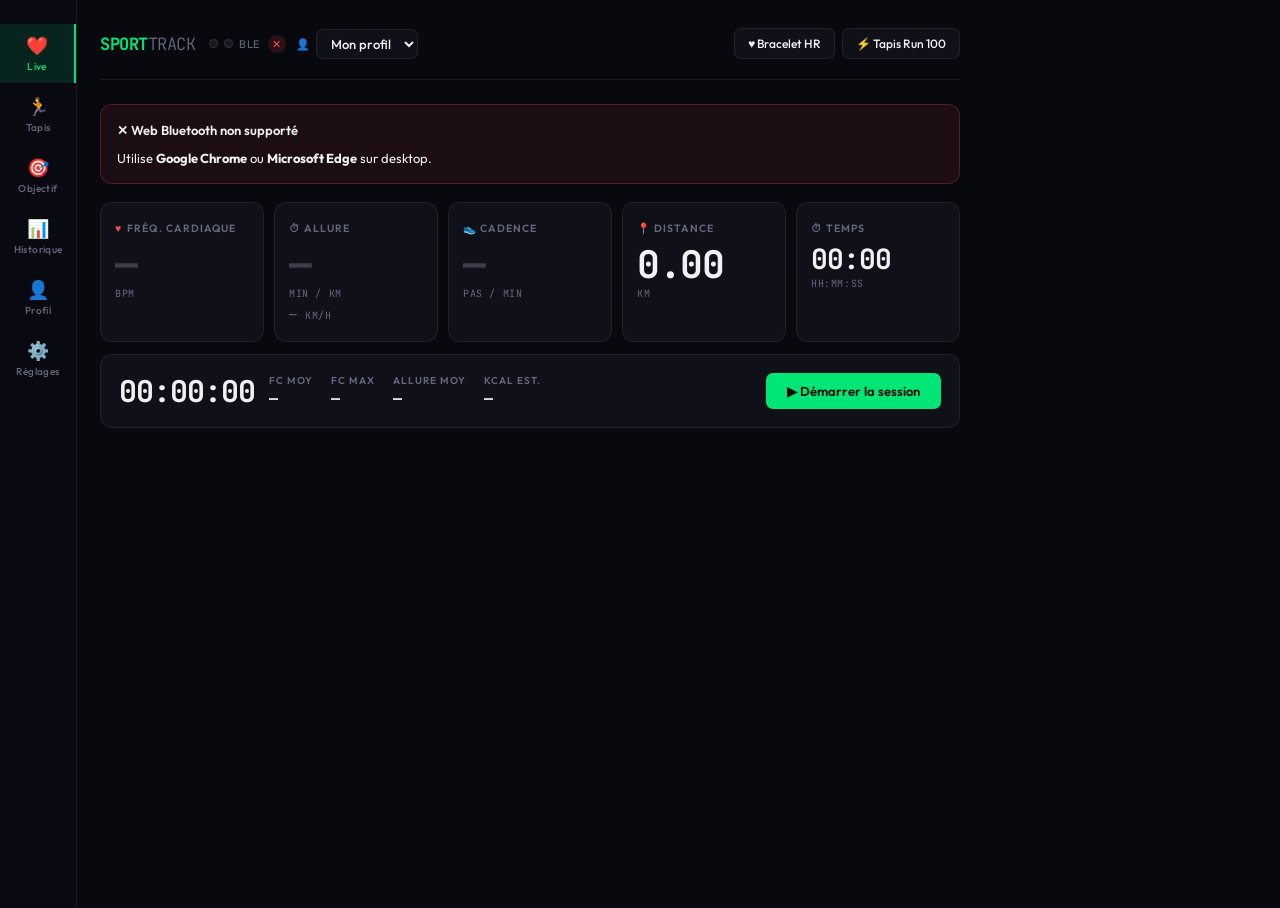
<file: sporttrack.html>
<!DOCTYPE html>
<html lang="fr">
<head>
<meta charset="UTF-8">
<meta name="viewport" content="width=device-width, initial-scale=1.0, viewport-fit=cover">
<meta name="theme-color" content="#00e676">
<meta name="apple-mobile-web-app-capable" content="yes">
<meta name="apple-mobile-web-app-status-bar-style" content="black-translucent">
<meta name="apple-mobile-web-app-title" content="SportTrack">
<meta name="mobile-web-app-capable" content="yes">
<title>SportTrack</title>
<link rel="preconnect" href="https://fonts.googleapis.com">
<link href="https://fonts.googleapis.com/css2?family=JetBrains+Mono:wght@300;400;700&family=Outfit:wght@300;400;500;600&display=swap" rel="stylesheet">
<style>
:root {
  --bg: #08080f;
  --card: #101018;
  --card2: #181820;
  --border: rgba(255,255,255,0.07);
  --accent: #00e676;
  --accent-dim: rgba(0,230,118,0.12);
  --danger: #ff4d4d;
  --warn: #ffaa00;
  --text: #f0f0f5;
  --sub: #666880;
  --fn: 'JetBrains Mono', monospace;
  --fu: 'Outfit', sans-serif;
  --r: 12px;
}
body.light {
  --bg: #f2f2f7;
  --card: #ffffff;
  --card2: #e8e8f0;
  --border: rgba(0,0,0,0.08);
  --accent: #00b85a;
  --accent-dim: rgba(0,184,90,0.1);
  --danger: #e03030;
  --warn: #d4900a;
  --text: #111118;
  --sub: #7777a0;
}
html { height: 100%; }
body { font-family: var(--fu); background: var(--bg); color: var(--text); min-height: 100vh; }

#app { max-width: 860px; margin: 0 auto; padding: 20px 16px 80px; }

/* ── Header ── */
header { display: flex; align-items: center; gap: 12px; padding-bottom: 20px; border-bottom: 1px solid var(--border); margin-bottom: 24px; flex-wrap: wrap; gap: 10px; }
.logo { font-family: var(--fn); font-weight: 700; font-size: 17px; color: var(--accent); letter-spacing: -0.5px; margin-right: 4px; }
.logo span { color: var(--sub); font-weight: 300; }
.conn-row { display: flex; gap: 6px; align-items: center; }
.dot { width: 7px; height: 7px; border-radius: 50%; background: var(--border); border: 1px solid rgba(255,255,255,0.1); transition: background 0.3s; }
.dot.on { background: var(--accent); box-shadow: 0 0 6px var(--accent); animation: pdot 2s ease-in-out infinite; }
@keyframes pdot { 0%,100%{opacity:1} 50%{opacity:.5} }
.conn-label { font-size: 11px; color: var(--sub); letter-spacing: .06em; }
.hbtns { margin-left: auto; display: flex; gap: 7px; flex-wrap: wrap; }

/* ── Buttons ── */
.btn { font-family: var(--fu); font-size: 12px; font-weight: 500; padding: 7px 13px; border-radius: 7px; border: 1px solid var(--border); background: var(--card); color: var(--text); cursor: pointer; transition: all .15s; display: inline-flex; align-items: center; gap: 5px; white-space: nowrap; }
.btn:hover { background: var(--card2); border-color: rgba(255,255,255,0.14); }
.btn.on { border-color: var(--accent); color: var(--accent); }
.btn.primary { background: var(--accent); color: #040a06; border-color: transparent; font-weight: 600; font-size: 13px; padding: 9px 20px; }
.btn.primary:hover { background: #00ff88; }
.btn.stop { background: var(--danger); color: #fff; border-color: transparent; font-weight: 600; font-size: 13px; padding: 9px 20px; }

/* ── Speed control ── */
.speed-panel { background: var(--card); border: 1px solid rgba(0,230,118,.2); border-radius: var(--r); padding: 18px; margin-bottom: 12px; }
.speed-live { font-family: var(--fn); font-size: 38px; font-weight: 700; letter-spacing: -1.5px; color: var(--text); }
.speed-row { display: flex; align-items: center; gap: 8px; margin-bottom: 16px; }
.speed-unit { font-family: var(--fn); font-size: 14px; color: var(--sub); }
.speed-controls { display: flex; align-items: center; gap: 8px; margin-bottom: 14px; flex-wrap: wrap; }
.speed-btn { font-family: var(--fn); font-size: 14px; font-weight: 700; padding: 8px 14px; min-width: 52px; justify-content: center; }
.speed-actions { display: flex; gap: 8px; flex-wrap: wrap; }
input[type=range] { accent-color: var(--accent); height: 4px; cursor: pointer; }
.diag { border-radius: var(--r); padding: 14px 16px; margin-bottom: 18px; font-size: 13px; line-height: 1.7; }
.diag.ok { background: rgba(0,230,118,.08); border: 1px solid rgba(0,230,118,.2); }
.diag.warn { background: rgba(255,170,0,.08); border: 1px solid rgba(255,170,0,.25); }
.diag.err { background: rgba(255,77,77,.08); border: 1px solid rgba(255,77,77,.25); }
.diag-title { font-weight: 600; font-size: 13px; margin-bottom: 6px; display: flex; align-items: center; gap: 7px; }
.diag ol { padding-left: 18px; margin-top: 6px; }
.diag ol li { margin-bottom: 4px; }
.diag code { font-family: var(--fn); font-size: 12px; background: rgba(255,255,255,.08); padding: 1px 6px; border-radius: 4px; }
.diag a { color: var(--accent); text-decoration: none; }
.diag .step-check { color: var(--accent); }
.diag .step-x { color: var(--danger); }

/* ── Stats grid ── */
.stats-grid {
  display: flex;
  flex-wrap: wrap;
  gap: 10px;
  margin-bottom: 12px;
}
.stats-grid .stat-card {
  flex: 1 1 140px;
  min-width: 130px;
}
@media(min-width:700px) {
  .stats-grid { flex-wrap: nowrap; }
  .stats-grid .stat-card { flex: 1 1 0; min-width: 0; }
}
.stat-card { background: var(--card); border: 1px solid var(--border); border-radius: var(--r); padding: 18px 14px; position: relative; overflow: hidden; transition: border-color .3s; }
.stat-card.live { border-color: rgba(0,230,118,.2); }
.stat-card::after { content:''; position:absolute; top:0;left:0;right:0; height:2px; background:var(--accent); transform:scaleX(0); transition:transform .4s; }
.stat-card.live::after { transform:scaleX(1); }
.slabel { font-size: 10.5px; font-weight: 600; letter-spacing: .09em; text-transform: uppercase; color: var(--sub); margin-bottom: 10px; display: flex; align-items: center; gap: 5px; }
.sval { font-family: var(--fn); font-size: 38px; font-weight: 700; line-height: 1; letter-spacing: -1.5px; color: var(--text); margin-bottom: 4px; transition: color .3s; }
.sval.zero { color: var(--sub); opacity: .5; }
.sunit { font-family: var(--fn); font-size: 10px; color: var(--sub); letter-spacing: .06em; }
.heart { display:inline-block; color: var(--danger); animation: hb 0.85s ease-in-out infinite; }
@keyframes hb { 0%,100%{transform:scale(1)} 15%{transform:scale(1.35)} 30%{transform:scale(1)} 45%{transform:scale(1.18)} }

/* ── Session bar ── */
.session-bar { background: var(--card); border: 1px solid var(--border); border-radius: var(--r); padding: 16px 18px; display: flex; align-items: center; gap: 14px; margin-bottom: 12px; flex-wrap: wrap; }
.stimer { font-family: var(--fn); font-size: 30px; font-weight: 700; letter-spacing: -1px; min-width: 95px; }
.smeta { display: flex; gap: 18px; flex: 1; flex-wrap: wrap; }
.mitem { display: flex; flex-direction: column; gap: 2px; }
.mlabel { font-size: 10px; font-weight: 600; letter-spacing: .1em; text-transform: uppercase; color: var(--sub); }
.mval { font-family: var(--fn); font-size: 15px; font-weight: 700; }
.sbtn { margin-left: auto; }

/* ── Zone HR ── */
.hr-zone { font-size: 11px; font-weight: 600; letter-spacing: .07em; text-transform: uppercase; padding: 2px 8px; border-radius: 4px; margin-left: 6px; }
.zone1 { background: rgba(0,180,255,.15); color: #00b4ff; }
.zone2 { background: rgba(0,230,118,.15); color: var(--accent); }
.zone3 { background: rgba(255,170,0,.15); color: var(--warn); }
.zone4 { background: rgba(255,77,77,.15); color: var(--danger); }

/* ── History ── */
.history-section { margin-top: 4px; }
.section-title { font-size: 10.5px; font-weight: 600; letter-spacing: .1em; text-transform: uppercase; color: var(--sub); margin-bottom: 12px; padding-bottom: 8px; border-bottom: 1px solid var(--border); display: flex; align-items: center; justify-content: space-between; }
.sitem { background: var(--card); border: 1px solid var(--border); border-radius: 8px; padding: 11px 15px; display: flex; align-items: center; gap: 14px; margin-bottom: 7px; }
.sdate { font-family: var(--fn); font-size: 11px; color: var(--sub); min-width: 75px; }
.sstats { display: flex; gap: 18px; flex: 1; flex-wrap: wrap; }
.sstat { font-size: 12.5px; }
.sstat strong { font-family: var(--fn); font-weight: 700; }
.empty { text-align: center; padding: 28px; color: var(--sub); font-size: 13px; opacity: .7; }
.del-btn { background: transparent; border: none; color: var(--sub); cursor: pointer; font-size: 13px; padding: 2px 6px; border-radius: 4px; transition: color .15s; }
.del-btn:hover { color: var(--danger); }

/* ── BLE bubble ── */
.ble-bubble { display:inline-flex; align-items:center; justify-content:center; width:18px; height:18px; border-radius:50%; font-size:11px; cursor:default; position:relative; margin-left:2px; }
.ble-bubble.ok  { background: rgba(0,230,118,.15); color: var(--accent); }
.ble-bubble.err { background: rgba(255,77,77,.15);  color: var(--danger); }
.ble-bubble .ble-tooltip { display:none; position:absolute; top:calc(100% + 8px); left:0; background:var(--card); border:1px solid var(--border); border-radius:8px; padding:10px 12px; font-size:12px; color:var(--text); width:260px; line-height:1.6; z-index:200; box-shadow:0 4px 20px rgba(0,0,0,.4); white-space:normal; }
.ble-bubble:hover .ble-tooltip, .ble-bubble.show-tip .ble-tooltip { display:block; }
.ble-bubble .ble-tooltip ol { padding-left:16px; margin-top:4px; }
.ble-bubble .ble-tooltip a { color:var(--accent); text-decoration:none; }
.ble-bubble .ble-tooltip code { font-family:var(--fn); font-size:11px; background:rgba(255,255,255,.08); padding:1px 5px; border-radius:3px; }
/* ── Profile selector ── */
.profile-selector-wrap { display: flex; align-items: center; gap: 6px; }
.profile-select { font-family: var(--fu); font-size: 13px; font-weight: 500; background: var(--card); color: var(--text); border: 1px solid var(--border); border-radius: 7px; padding: 5px 10px; cursor: pointer; max-width: 150px; }
.profile-select:focus { outline: none; border-color: var(--accent); }
body.light .profile-select { color-scheme: light; }
.profile-item { display: flex; align-items: center; gap: 12px; padding: 12px 14px; background: var(--card); border: 1px solid var(--border); border-radius: var(--r); margin-bottom: 8px; cursor: pointer; transition: all .15s; }
.profile-item:hover { border-color: rgba(255,255,255,.12); background: var(--card2); }
.profile-item.active { border-color: var(--accent); }
.profile-item-name { font-weight: 600; font-size: 14px; flex: 1; }
.profile-item-meta { font-size: 12px; color: var(--sub); }
.profile-item-edit { font-size: 12px; color: var(--sub); padding: 4px 10px; border-radius: 5px; border: 1px solid var(--border); background: transparent; cursor: pointer; flex-shrink: 0; }
.profile-item-edit:hover { color: var(--text); }

.obs-stat-toggle { display:flex; align-items:center; gap:7px; font-size:13px; cursor:pointer; padding:6px 10px; border-radius:6px; border:1px solid var(--border); background:var(--card); transition:border-color .15s; user-select:none; }
.obs-stat-toggle:hover { border-color:rgba(255,255,255,.14); }
.obs-stat-toggle input { accent-color:var(--accent); width:15px; height:15px; cursor:pointer; }

/* ── Theme toggle ── */
.theme-toggle:hover { border-color: var(--accent); }
body.light .info-box { background: var(--card); }
body.light .goal-input { background: var(--card2); color: var(--text); }
body.light input[type=time].goal-input { color-scheme: light; }
body.light .diag { border-color: rgba(0,184,90,.3); }
.cloud-ok   { color: var(--accent); }
.cloud-err  { color: var(--danger); }
.cloud-spin { animation: spin 1s linear infinite; display: inline-block; }
@keyframes spin { to { transform: rotate(360deg); } }
input[type="text"].goal-input, input[type="password"].goal-input { letter-spacing: normal; }
.goal-panel { background: var(--card); border: 1px solid var(--border); border-radius: var(--r); margin-bottom: 12px; overflow: hidden; }
.goal-header { display: flex; align-items: center; padding: 13px 18px; cursor: pointer; user-select: none; }
.goal-header:hover { background: var(--card2); }
.goal-body { padding: 0 18px 16px; border-top: 1px solid var(--border); }
.goal-types { display: flex; gap: 6px; flex-wrap: wrap; margin: 14px 0 12px; }
.goal-type-btn { font-family: var(--fu); font-size: 12px; font-weight: 500; padding: 5px 12px; border-radius: 20px; border: 1px solid var(--border); background: transparent; color: var(--sub); cursor: pointer; transition: all .15s; white-space: nowrap; }
.goal-type-btn:hover { border-color: rgba(255,255,255,.14); color: var(--text); }
.goal-type-btn.active { border-color: var(--accent); color: var(--accent); background: var(--accent-dim); }
.goal-input-row { display: flex; align-items: center; gap: 8px; }
.goal-input { font-family: var(--fn); font-size: 20px; font-weight: 700; background: var(--card2); border: 1px solid var(--border); border-radius: 6px; color: var(--text); padding: 6px 10px; width: 100px; text-align: right; }
.goal-input:focus { outline: none; border-color: var(--accent); }
.goal-input-unit { font-size: 13px; color: var(--sub); }
.goal-reached { background: rgba(0,230,118,.1); border: 1px solid rgba(0,230,118,.3); border-radius: 8px; padding: 10px 14px; font-size: 13px; color: var(--accent); font-weight: 600; text-align: center; margin-top: 10px; }
.journey-themes { display: flex; gap: 7px; flex-wrap: wrap; margin-bottom: 12px; }
.theme-pill { font-size: 12px; font-weight: 500; padding: 5px 12px; border-radius: 20px; border: 1px solid var(--border); background: var(--card); color: var(--sub); cursor: pointer; transition: all .15s; white-space: nowrap; }
.theme-pill:hover { border-color: rgba(255,255,255,.14); color: var(--text); }
.theme-pill.active { border-color: var(--accent); color: var(--accent); background: var(--accent-dim); } border: 1px solid var(--border); border-radius: var(--r); padding: 20px; }
.journey-total { margin-bottom: 18px; display: flex; align-items: baseline; gap: 8px; }
.journey-km { font-family: var(--fn); font-size: 36px; font-weight: 700; color: var(--accent); letter-spacing: -1px; }
.journey-km-unit { font-size: 13px; color: var(--sub); }
.journey-route { display: flex; align-items: center; gap: 12px; margin-bottom: 12px; flex-wrap: wrap; }
.journey-city { font-size: 13px; font-weight: 600; white-space: nowrap; }
.journey-city.from { color: var(--sub); }
.journey-city.to { color: var(--text); }
.journey-bar-wrap { flex: 1; min-width: 120px; }
.journey-bar { height: 6px; background: var(--card2); border-radius: 3px; overflow: hidden; margin-bottom: 4px; }
.journey-fill { height: 100%; background: var(--accent); border-radius: 3px; transition: width .6s ease; }
.journey-labels { display: flex; justify-content: space-between; font-family: var(--fn); font-size: 10px; color: var(--sub); }
.journey-reached { font-size: 13px; color: var(--sub); line-height: 1.6; }
.journey-reached strong { color: var(--accent); }

/* ── Overlay mode ── */
body.overlay-active #app { display: none; }
body.overlay-active #overlay { display: flex; }
body.obs-mode .mobile-nav { display: none !important; }
body.obs-mode #app { display: none; }
body.obs-mode { background: transparent !important; }
body.obs-mode #overlay { display: flex; }
body.obs-mode .obs-style-picker { display: none !important; }
#overlay { display: none; position: fixed; inset: 0; background: transparent; }
.ov-body { display: none; }
.obs-style-picker { position: fixed; top: 12px; left: 50%; transform: translateX(-50%); display: flex; align-items: center; gap: 6px; background: rgba(0,0,0,.88); border: 1px solid rgba(255,255,255,.12); border-radius: 8px; padding: 6px 10px; z-index: 10; }
.obs-style-label { font-size: 11px; color: rgba(255,255,255,.4); letter-spacing: .08em; text-transform: uppercase; margin-right: 4px; }
.obs-style-btn { font-family: var(--fu); font-size: 12px; padding: 4px 10px; border-radius: 5px; border: 1px solid rgba(255,255,255,.1); background: transparent; color: rgba(255,255,255,.6); cursor: pointer; transition: all .15s; }
.obs-style-btn:hover { background: rgba(255,255,255,.08); color: #fff; }
.obs-style-btn.active { background: var(--accent); color: #040a06; border-color: transparent; font-weight: 600; }
/* Style 1 — Minimal */
.ov-minimal { display: none; flex-direction: column; gap: 7px; position: fixed; top: 60px; left: 16px; }
.ov-m-row { display: flex; align-items: center; gap: 10px; background: rgba(0,0,0,.72); border-left: 3px solid var(--accent); padding: 6px 12px; border-radius: 2px; }
.ov-m-val { font-family: var(--fn); font-size: 24px; font-weight: 700; color: var(--accent); letter-spacing: -1px; min-width: 52px; }
.ov-m-lbl { font-family: var(--fn); font-size: 10px; color: rgba(255,255,255,.55); text-transform: uppercase; letter-spacing: .1em; }
/* Style 2 — Sport bar */
.ov-sportbar { display: none; flex-direction: row; align-items: center; position: fixed; bottom: 0; left: 0; right: 0; background: rgba(0,0,0,.88); border-top: 2px solid var(--accent); padding: 10px 20px; justify-content: center; gap: 0; }
.ov-sb-item { display: flex; flex-direction: column; align-items: center; gap: 2px; padding: 0 18px; }
.ov-sb-val { font-family: var(--fn); font-size: 22px; font-weight: 700; color: #fff; letter-spacing: -1px; line-height: 1; }
.ov-sb-lbl { font-family: var(--fn); font-size: 9px; color: rgba(255,255,255,.45); text-transform: uppercase; letter-spacing: .12em; }
.ov-sb-sep { width: 1px; height: 32px; background: rgba(255,255,255,.12); }
/* Style 3 — Neon */
.ov-neon { display: none; flex-direction: column; gap: 7px; position: fixed; top: 60px; left: 16px; }
.ov-n-row { display: flex; align-items: baseline; gap: 8px; background: rgba(0,0,0,.75); border: 1px solid rgba(0,230,118,.35); padding: 7px 14px; border-radius: 5px; }
.ov-n-val { font-family: var(--fn); font-size: 28px; font-weight: 700; color: #fff; letter-spacing: -1px; min-width: 60px; text-shadow: 0 0 12px rgba(0,230,118,.6); }
.ov-n-lbl { font-family: var(--fn); font-size: 10px; color: var(--accent); text-transform: uppercase; letter-spacing: .1em; }
/* Style 4 — Compact */
.ov-compact { display: none; flex-direction: row; align-items: center; position: fixed; top: 16px; right: 16px; background: rgba(0,0,0,.82); border-radius: 7px; padding: 7px 14px; border: 1px solid rgba(255,255,255,.1); gap: 0; }
.ov-c-dot { width: 6px; height: 6px; border-radius: 50%; background: var(--accent); margin-right: 10px; }
.ov-c-item { display: flex; align-items: baseline; gap: 4px; padding: 0 10px; }
.ov-c-val { font-family: var(--fn); font-size: 16px; font-weight: 700; color: #fff; }
.ov-c-lbl { font-family: var(--fn); font-size: 10px; color: rgba(255,255,255,.4); }
.ov-c-sep { width: 1px; height: 18px; background: rgba(255,255,255,.1); }
/* ── Mobile ── */
@media (max-width: 600px) {
  html { font-size: 15px; }
  #app { padding: 12px 12px 100px; }

  /* Header compact */
  header { padding-bottom: 14px; margin-bottom: 16px; gap: 8px; }
  .logo { font-size: 15px; }
  .hbtns { display: grid; grid-template-columns: 1fr 1fr; gap: 6px; width: 100%; margin-top: 2px; }
  .hbtns .btn { justify-content: center; padding: 10px 8px; font-size: 12px; }

  /* Stats */
  .stats-grid .stat-card { flex: 1 1 calc(33% - 7px); max-width: calc(33% - 7px); }
  .sval { font-size: 34px; }
  .stat-card { padding: 16px 14px; }

  /* Session bar: vertical */
  .session-bar { flex-direction: column; gap: 12px; padding: 14px; }
  .stimer { font-size: 36px; min-width: unset; text-align: center; }
  .smeta { justify-content: space-around; }
  .sbtn { width: 100%; }
  .sbtn button { width: 100%; padding: 14px; font-size: 15px; }

  /* Speed panel: gros boutons tactiles */
  .speed-row { gap: 20px; }
  .speed-live { font-size: 44px; }
  .speed-val { font-size: 28px; }
  .speed-controls { gap: 6px; }
  .speed-btn { font-size: 20px; padding: 12px 16px; min-width: 58px; }
  #speed-slider { height: 8px; }
  .speed-actions button { width: 100%; padding: 14px; font-size: 15px; }

  /* Panneaux: pleine largeur */
  .goal-header { padding: 14px; }
  .goal-body { padding: 0 14px 14px; }
  .goal-types { gap: 6px; }
  .goal-type-btn { padding: 8px 12px; font-size: 13px; }
  .goal-input { font-size: 22px; width: 80px; }

  /* History: compact */
  .sitem { flex-direction: column; gap: 6px; padding: 12px; }
  .sdate { font-size: 11px; }
  .sstats { gap: 8px 16px; }
  .section-title { font-size: 11px; }

  /* Journey */
  .journey-km { font-size: 28px; }
  .journey-route { gap: 8px; }
  .journey-city { font-size: 12px; }
  .theme-pill { font-size: 11px; padding: 5px 10px; }

  /* Info box */
  .info-box { font-size: 12px; }
}

/* Barre de navigation — toujours visible */
.mobile-nav {
  display: block;
  position: fixed; bottom: 0; left: 0; right: 0;
  background: rgba(10,10,20,.95);
  border-top: 1px solid var(--border);
  padding: 6px 0 max(6px, env(safe-area-inset-bottom));
  z-index: 100;
  backdrop-filter: blur(10px);
}
body.light .mobile-nav { background: rgba(240,240,247,.95); }
.mobile-nav-items { display: flex; justify-content: center; gap: 4px; max-width: 860px; margin: 0 auto; }
.mobile-nav-btn { display: flex; flex-direction: column; align-items: center; gap: 3px; background: none; border: none; color: var(--sub); cursor: pointer; padding: 6px 14px; font-family: var(--fu); transition: all .15s; border-radius: 8px; min-width: 60px; }
.mobile-nav-btn:hover { color: var(--text); background: rgba(255,255,255,.05); }
.mobile-nav-btn.active { color: var(--accent); }
.mobile-nav-btn span:first-child { font-size: 18px; }
.mobile-nav-btn span:last-child { font-size: 10px; font-weight: 500; letter-spacing: .04em; }

/* ── Desktop : sidebar verticale ── */
@media (min-width: 700px) {
  .mobile-nav {
    bottom: 0; top: 0; right: auto; left: 0;
    width: 76px; height: 100vh;
    border-top: none; border-right: 1px solid var(--border); border-bottom: none;
    padding: 24px 0;
    display: flex; flex-direction: column;
  }
  .mobile-nav-items {
    flex-direction: column; gap: 2px;
    justify-content: flex-start;
    max-width: unset; margin: 0; width: 100%;
  }
  .mobile-nav-btn {
    padding: 10px 6px; width: 100%; border-radius: 0; min-width: unset;
  }
  .mobile-nav-btn.active {
    background: var(--accent-dim);
    border-right: 2px solid var(--accent);
  }
  #app { margin-left: 76px; margin-right: 0; padding-bottom: 40px; }

  /* Sidebar à droite */
  body.nav-right .mobile-nav {
    left: auto; right: 0;
    border-right: none; border-left: 1px solid var(--border);
  }
  body.nav-right .mobile-nav-btn.active {
    border-right: none; border-left: 2px solid var(--accent);
  }
  body.nav-right #app { margin-left: 0; margin-right: 76px; }
}

/* Sections — cachées sauf onglet actif */


</style>
</head>
<body>

<div id="app">
  <header>
    <div class="logo">SPORT<span>TRACK</span></div>
    <div class="conn-row">
      <div class="dot" id="dot-hr" title="Fréquence cardiaque"></div>
      <div class="dot" id="dot-rsc" title="Vitesse / Cadence"></div>
      <span class="conn-label">BLE</span>
      <span class="ble-bubble" id="ble-bubble"></span>
    </div>
    <div class="profile-selector-wrap">
      <span style="font-size:11px;color:var(--sub)">👤</span>
      <select id="profile-select" class="profile-select" onchange="setActiveProfile(this.value)"></select>
    </div>
    <div class="hbtns">
      <button class="btn" id="btn-hr" onclick="connectHR()">♥ Bracelet HR</button>
      <button class="btn" id="btn-rsc" onclick="connectTreadmill()">⚡ Tapis Run 100</button>
    </div>
  </header>

  <div id="diag-panel"></div>

  <!-- Cloud Sync -->
  <div class="goal-panel" id="cloud-panel">
    <div class="goal-header" onclick="toggleCloudPanel()">
      <span class="slabel" style="margin:0">☁ Cloud Sync</span>
      <span id="cloud-summary" style="font-size:12px;color:var(--sub);flex:1;margin-left:10px">Non configuré</span>
      <span id="cloud-sync-indicator" style="font-size:11px;margin-right:10px"></span>
      <span id="cloud-chevron" style="color:var(--sub);font-size:12px;transition:transform .2s;transform:rotate(-90deg)">▾</span>
    </div>
    <div class="goal-body" id="cloud-body" style="display:none">
      <div style="margin-top:14px;display:flex;flex-direction:column;gap:10px">
        <div>
          <div class="mlabel" style="margin-bottom:6px">Clé API JSONBin.io</div>
          <div style="display:flex;gap:8px">
            <input type="password" id="cloud-apikey" class="goal-input" placeholder="$2a$10$…" style="width:100%;font-size:13px;letter-spacing:.05em" oninput="cloudInputChanged()" onchange="cloudInputChanged()" onpaste="setTimeout(cloudInputChanged,10)">
            <button class="btn" onclick="toggleApiKeyVisibility()" id="btn-show-key" style="flex-shrink:0">👁</button>
          </div>
        </div>
        <div>
          <div class="mlabel" style="margin-bottom:6px">Bin ID <span style="font-weight:400;color:var(--sub)">(généré auto à la première sync)</span></div>
          <input type="text" id="cloud-binid" class="goal-input" placeholder="Laisse vide pour créer automatiquement" style="width:100%;font-size:13px" readonly>
        </div>
        <div style="display:flex;gap:8px;flex-wrap:wrap;margin-top:4px">
          <button class="btn primary" onclick="cloudSave(true)" style="font-size:12px">↑ Envoyer vers le cloud</button>
          <button class="btn" onclick="cloudLoad(true)" style="font-size:12px">↓ Charger depuis le cloud</button>
          <button class="btn" onclick="cloudTest()" style="font-size:12px">🔌 Tester la clé</button>
          <button class="btn" onclick="clearCloudConfig()" style="font-size:12px;color:var(--sub)">✕ Déconnecter</button>
        </div>
        <div id="cloud-status" style="font-size:12px;margin-top:8px;padding:8px 10px;border-radius:6px;display:none"></div>
        <div class="info-box" style="margin:0">
          <strong>ℹ️ Setup :</strong> Crée un compte gratuit sur <a href="https://jsonbin.io" target="_blank" style="color:var(--accent)">jsonbin.io</a> → <strong>API Keys</strong> → crée une clé → colle-la ici. L'app crée le stockage automatiquement.
        </div>
      </div>
    </div>
  </div>
  <div id="profile-panel">
    <div class="section-title" style="margin-bottom:12px">
      <span>👤 Profils</span>
      <button class="btn" onclick="addProfile()" style="font-size:11px;padding:4px 10px">+ Nouveau profil</button>
    </div>
    <div id="profile-list"></div>
    <!-- Formulaire d'édition (affiché lors du clic sur un profil) -->
    <div id="profile-edit-form" style="display:none" class="goal-panel">
      <div class="goal-body" style="padding:16px">
        <div class="mlabel" style="margin-bottom:6px">Nom du profil</div>
        <input type="text" id="p-name" class="goal-input" placeholder="Ex: Thomas" style="width:100%;box-sizing:border-box;margin-bottom:14px;font-size:16px;text-align:left" oninput="liveEditProfile()">
        <div style="display:grid;grid-template-columns:repeat(auto-fit,minmax(130px,1fr));gap:12px;margin-bottom:14px">
          <div>
            <div class="mlabel" style="margin-bottom:6px">Âge</div>
            <div style="display:flex;align-items:center;gap:6px">
              <input type="number" id="p-age" class="goal-input" min="10" max="99" step="1" style="width:72px" oninput="liveEditProfile()">
              <span class="goal-input-unit">ans</span>
            </div>
          </div>
          <div>
            <div class="mlabel" style="margin-bottom:6px">Sexe</div>
            <div style="display:flex;gap:6px">
              <button class="goal-type-btn" id="p-male"   onclick="editSetSex('male')">♂ Homme</button>
              <button class="goal-type-btn" id="p-female" onclick="editSetSex('female')">♀ Femme</button>
            </div>
          </div>
          <div>
            <div class="mlabel" style="margin-bottom:6px">Poids</div>
            <div style="display:flex;align-items:center;gap:6px">
              <input type="number" id="p-weight" class="goal-input" min="30" max="250" step="1" style="width:72px" oninput="liveEditProfile()">
              <span class="goal-input-unit">kg</span>
            </div>
          </div>
          <div>
            <div class="mlabel" style="margin-bottom:6px">Taille</div>
            <div style="display:flex;align-items:center;gap:6px">
              <input type="number" id="p-height" class="goal-input" min="100" max="250" step="1" style="width:72px" oninput="liveEditProfile()">
              <span class="goal-input-unit">cm</span>
            </div>
          </div>
        </div>
        <div style="padding-top:12px;border-top:1px solid var(--border);margin-bottom:12px;display:flex;gap:16px;flex-wrap:wrap">
          <div class="mitem"><span class="mlabel">FCmax</span><span class="mval" id="p-fcmax">—</span></div>
          <div class="mitem" style="flex:1"><span class="mlabel">Zones FC</span><div id="p-zones" style="margin-top:4px;line-height:2"></div></div>
        </div>
        <div style="display:flex;gap:8px;flex-wrap:wrap">
          <button class="btn primary" onclick="saveEditProfile()" style="font-size:13px">✓ Enregistrer</button>
          <button class="btn" onclick="cancelEditProfile()" style="font-size:13px">Annuler</button>
          <button class="btn" onclick="deleteProfile()" style="font-size:13px;color:var(--danger);margin-left:auto" id="btn-delete-profile">🗑 Supprimer</button>
        </div>
      </div>
    </div>
  </div>
  <div id="stats-grid-wrap" class="stats-grid">
    <div class="stat-card" id="card-hr">
      <div class="slabel"><span class="heart" id="heart">♥</span> Fréq. cardiaque</div>
      <div class="sval zero" id="val-hr">—</div>
      <div class="sunit">BPM <span id="hr-zone"></span></div>
    </div>
    <div class="stat-card" id="card-pace">
      <div class="slabel">⏱ Allure</div>
      <div class="sval zero" id="val-pace">—</div>
      <div class="sunit">MIN / KM</div>
      <div style="font-family:var(--fn);font-size:13px;color:var(--sub);margin-top:6px">
        <span id="val-speed-kmh">—</span> <span style="font-size:10px;letter-spacing:.05em">KM/H</span>
      </div>
    </div>
    <div class="stat-card" id="card-cad">
      <div class="slabel">👟 Cadence</div>
      <div class="sval zero" id="val-cad">—</div>
      <div class="sunit">PAS / MIN</div>
    </div>
    <div class="stat-card" id="card-dist">
      <div class="slabel">📍 Distance</div>
      <div class="sval" id="val-dist">0.00</div>
      <div class="sunit">KM</div>
    </div>
    <div class="stat-card" id="card-time">
      <div class="slabel">⏱ Temps</div>
      <div class="sval" id="val-time" style="font-size:28px;letter-spacing:-1px">00:00</div>
      <div class="sunit">HH:MM:SS</div>
    </div>
  </div>

  <div id="session-bar-wrap">
  <div class="session-bar">

  <div id="speed-panel" style="display:none" class="speed-panel">
    <div class="slabel" style="margin-bottom:14px">🎮 Contrôle tapis</div>
    <div class="speed-row">
      <div>
        <div class="slabel" style="margin-bottom:4px">Vitesse actuelle</div>
        <div style="display:flex;align-items:baseline;gap:6px">
          <span class="speed-live" id="speed-live">—</span>
          <span class="speed-unit">km/h</span>
        </div>
      </div>
      <div style="width:1px;background:var(--border);margin:0 8px"></div>
      <div>
        <div class="slabel" style="margin-bottom:4px">Vitesse cible</div>
        <div style="display:flex;align-items:baseline;gap:6px">
          <span class="speed-val" id="speed-target">8.0</span>
          <span class="speed-unit">km/h</span>
        </div>
      </div>
    </div>
    <div class="speed-controls">
      <button class="btn speed-btn" onclick="adjustSpeed(-1)">−1</button>
      <button class="btn speed-btn" onclick="adjustSpeed(-0.5)">−0.5</button>
      <input type="range" id="speed-slider" min="1" max="12" step="0.5" value="8"
        oninput="onSlider(this.value)" style="flex:1;min-width:120px">
      <button class="btn speed-btn" onclick="adjustSpeed(+0.5)">+0.5</button>
      <button class="btn speed-btn" onclick="adjustSpeed(+1)">+1</button>
    </div>
    <div class="speed-actions">
      <button class="btn primary" id="btn-treadmill-action" onclick="toggleTreadmill()" style="padding:8px 20px;font-size:13px">▶ Démarrer le tapis</button>
    </div>
    <div id="ctrl-status" style="font-size:11px;color:var(--sub);margin-top:8px"></div>
  </div>
    <div class="stimer" id="stimer">00:00:00</div>
    <div class="smeta">
      <div class="mitem"><span class="mlabel">FC moy</span><span class="mval" id="m-avghr">—</span></div>
      <div class="mitem"><span class="mlabel">FC max</span><span class="mval" id="m-maxhr">—</span></div>
      <div class="mitem"><span class="mlabel">Allure moy</span><span class="mval" id="m-avgpace">—</span></div>
      <div class="mitem"><span class="mlabel">Kcal est.</span><span class="mval" id="m-kcal">—</span></div>
    </div>
    <div class="sbtn">
      <button class="btn primary" id="btn-session" onclick="toggleSession()">▶ Démarrer la session</button>
    </div>
  </div>
  </div><!-- /session-bar-wrap -->

  <!-- Objectif -->
  <div class="goal-panel" id="goal-panel">
    <div class="goal-header" onclick="toggleGoalPanel()">
      <span class="slabel" style="margin:0">🎯 Objectif</span>
      <span id="goal-summary" style="font-size:12px;color:var(--sub);flex:1;margin-left:10px"></span>
      <span id="goal-chevron" style="color:var(--sub);font-size:12px;transition:transform .2s">▾</span>
    </div>
    <div class="goal-body" id="goal-body">
      <div class="goal-types">
        <button class="goal-type-btn active" id="gtype-steps"    onclick="setGoalType('steps')"    >👟 Pas</button>
        <button class="goal-type-btn"         id="gtype-duration" onclick="setGoalType('duration')" >⏱ Durée</button>
        <button class="goal-type-btn"         id="gtype-distance" onclick="setGoalType('distance')" >📍 Distance</button>
        <button class="goal-type-btn"         id="gtype-endtime"  onclick="setGoalType('endtime')"  >🕐 Heure de fin</button>
        <button class="goal-type-btn"         id="gtype-none"     onclick="setGoalType('none')"     >— Aucun</button>
      </div>
      <div class="goal-inputs">
        <div id="ginput-steps"    class="goal-input-row">
          <input type="number" id="gval-steps" min="100" max="100000" step="500" value="5000" class="goal-input">
          <span class="goal-input-unit">pas</span>
        </div>
        <div id="ginput-duration" class="goal-input-row" style="display:none">
          <input type="number" id="gval-dur-h" min="0" max="23" step="1" value="0" class="goal-input" style="width:56px"> h
          <input type="number" id="gval-dur-m" min="0" max="59" step="5" value="30" class="goal-input" style="width:56px"> min
        </div>
        <div id="ginput-distance" class="goal-input-row" style="display:none">
          <input type="number" id="gval-distance" min="0.1" max="500" step="0.5" value="5" class="goal-input">
          <span class="goal-input-unit">km</span>
        </div>
        <div id="ginput-endtime"  class="goal-input-row" style="display:none">
          <input type="time" id="gval-endtime" class="goal-input" style="width:110px">
          <span class="goal-input-unit" id="goal-endtime-diff"></span>
        </div>
      </div>
      <div id="goal-progress-wrap" style="display:none;margin-top:14px">
        <div style="display:flex;justify-content:space-between;align-items:baseline;margin-bottom:6px">
          <span style="font-size:12px;color:var(--sub)" id="goal-progress-label"></span>
          <span style="font-family:var(--fn);font-size:13px;font-weight:700" id="goal-progress-pct"></span>
        </div>
        <div style="height:6px;background:var(--card2);border-radius:3px;overflow:hidden">
          <div id="goal-progress-bar" style="height:100%;background:var(--accent);border-radius:3px;transition:width .5s ease;width:0%"></div>
        </div>
        <div style="font-size:11px;color:var(--sub);margin-top:6px" id="goal-remaining"></div>
      </div>
    </div>
  </div>

  <div id="history-wrap" class="history-section">
    <div class="section-title">
      <span>Historique</span>
      <button class="btn" onclick="clearHistory()" style="font-size:11px;padding:4px 10px">Effacer tout</button>
    </div>
    <div id="history-list"></div>
  </div>

  <div id="settings-wrap" class="history-section" style="margin-top:20px">
    <div class="section-title"><span>⚙️ Réglages</span></div>
    <div class="goal-panel" style="margin-bottom:0">
      <div class="goal-body" style="padding:16px">

        <!-- Thème -->
        <div style="display:flex;align-items:center;justify-content:space-between;padding:12px 0;border-bottom:1px solid var(--border)">
          <div>
            <div style="font-size:14px;font-weight:500">Thème</div>
            <div style="font-size:12px;color:var(--sub);margin-top:2px" id="theme-label">Mode sombre</div>
          </div>
          <button class="theme-toggle" id="theme-toggle-btn" onclick="toggleTheme()">
            <span id="theme-toggle-icon">☀️</span>
          </button>
        </div>

        <!-- Position navigation -->
        <div style="display:flex;align-items:center;justify-content:space-between;padding:12px 0;border-bottom:1px solid var(--border)">
          <div>
            <div style="font-size:14px;font-weight:500">Navigation (desktop)</div>
            <div style="font-size:12px;color:var(--sub);margin-top:2px" id="nav-pos-label">Côté gauche</div>
          </div>
          <div style="display:flex;gap:6px">
            <button class="goal-type-btn active" id="nav-pos-left"  onclick="setNavPos('left')" >← Gauche</button>
            <button class="goal-type-btn"         id="nav-pos-right" onclick="setNavPos('right')">Droite →</button>
          </div>
        </div>

        <!-- Mode démo -->
        <div style="display:flex;align-items:center;justify-content:space-between;padding:12px 0;border-bottom:1px solid var(--border)">
          <div>
            <div style="font-size:14px;font-weight:500">Mode démo</div>
            <div style="font-size:12px;color:var(--sub);margin-top:2px">Simule une course sans appareil</div>
          </div>
          <button class="btn" id="btn-demo" onclick="toggleDemo()">◎ Demo</button>
        </div>

        <!-- OBS Overlay -->
        <div style="padding:12px 0">
          <div style="font-size:14px;font-weight:500;margin-bottom:10px">⊞ OBS Overlay</div>

          <!-- URL OBS -->
          <div class="mlabel" style="margin-bottom:5px">URL à coller dans OBS (Source Navigateur)</div>
          <div style="display:flex;gap:6px;margin-bottom:14px">
            <input type="text" id="obs-url" class="goal-input" readonly
              style="width:100%;font-size:11px;text-align:left;color:var(--sub);letter-spacing:0">
            <button class="btn" onclick="copyObsUrl()" style="flex-shrink:0;font-size:12px">📋 Copier</button>
          </div>

          <!-- Style -->
          <div class="mlabel" style="margin-bottom:6px">Style</div>
          <div style="display:flex;gap:6px;flex-wrap:wrap;margin-bottom:14px">
            <button class="obs-style-btn" id="cfg-minimal"  onclick="setObsStyle('minimal')" >Minimal</button>
            <button class="obs-style-btn" id="cfg-sportbar" onclick="setObsStyle('sportbar')">Sport bar</button>
            <button class="obs-style-btn" id="cfg-neon"     onclick="setObsStyle('neon')"    >Neon</button>
            <button class="obs-style-btn" id="cfg-compact"  onclick="setObsStyle('compact')" >Compact</button>
          </div>

          <!-- Stats à afficher -->
          <div class="mlabel" style="margin-bottom:8px">Stats à afficher</div>
          <div style="display:grid;grid-template-columns:1fr 1fr;gap:6px;margin-bottom:14px" id="obs-stat-toggles">
            <label class="obs-stat-toggle"><input type="checkbox" id="ov-show-hr"    onchange="saveOverlayConfig()"> ♥ Fréquence cardiaque</label>
            <label class="obs-stat-toggle"><input type="checkbox" id="ov-show-pace"  onchange="saveOverlayConfig()"> ⏱ Allure (min/km)</label>
            <label class="obs-stat-toggle"><input type="checkbox" id="ov-show-speed" onchange="saveOverlayConfig()"> ⚡ Vitesse (km/h)</label>
            <label class="obs-stat-toggle"><input type="checkbox" id="ov-show-dist"  onchange="saveOverlayConfig()"> 📍 Distance</label>
            <label class="obs-stat-toggle"><input type="checkbox" id="ov-show-time"  onchange="saveOverlayConfig()"> ⏲ Temps</label>
            <label class="obs-stat-toggle"><input type="checkbox" id="ov-show-cad"   onchange="saveOverlayConfig()"> 👟 Cadence</label>
          </div>

          <button class="btn" id="btn-overlay" onclick="openOverlayPopup()" style="font-size:12px">⊞ Ouvrir l'overlay</button>
        </div>
      </div>
    </div>
  </div>

  <div id="journey-wrap" class="history-section" style="margin-top:12px">
    <div class="section-title"><span>Ton parcours total</span></div>
    <div class="journey-themes" id="journey-themes"></div>
    <div id="journey-card" class="journey-card">
      <div class="journey-total">
        <span class="journey-km" id="journey-km">0.00</span>
        <span class="journey-km-unit">km parcourus au total</span>
      </div>
      <div class="journey-route" id="journey-route">
        <span class="journey-city from">—</span>
        <div class="journey-bar-wrap">
          <div class="journey-bar"><div class="journey-fill" id="journey-fill"></div></div>
          <div class="journey-labels">
            <span id="journey-pct"></span>
            <span id="journey-next-dist"></span>
          </div>
        </div>
        <span class="journey-city to" id="journey-to">—</span>
      </div>
      <div class="journey-reached" id="journey-reached"></div>
    </div>
  </div>
  </div><!-- /journey-wrap -->

</div><!-- /app -->

<!-- Barre de navigation mobile -->
<nav class="mobile-nav">
  <div class="mobile-nav-items">
    <button class="mobile-nav-btn active" id="nav-live" onclick="mobileNav('live')">
      <span>❤️</span><span>Live</span>
    </button>
    <button class="mobile-nav-btn" id="nav-tapis" onclick="mobileNav('tapis')">
      <span>🏃</span><span>Tapis</span>
    </button>
    <button class="mobile-nav-btn" id="nav-objectif" onclick="mobileNav('objectif')">
      <span>🎯</span><span>Objectif</span>
    </button>
    <button class="mobile-nav-btn" id="nav-historique" onclick="mobileNav('historique')">
      <span>📊</span><span>Historique</span>
    </button>
    <button class="mobile-nav-btn" id="nav-profil" onclick="mobileNav('profil')">
      <span>👤</span><span>Profil</span>
    </button>
    <button class="mobile-nav-btn" id="nav-settings" onclick="mobileNav('settings')">
      <span>⚙️</span><span>Réglages</span>
    </button>
  </div>
</nav>
<div id="overlay">

  <!-- Style picker (visible only in dashboard, not in obs-mode) -->
  <div class="obs-style-picker" id="obs-style-picker">
    <span class="obs-style-label">Style</span>
    <button class="obs-style-btn active" onclick="setObsStyle('minimal')" id="obs-btn-minimal">Minimal</button>
    <button class="obs-style-btn" onclick="setObsStyle('sportbar')" id="obs-btn-sportbar">Sport bar</button>
    <button class="obs-style-btn" onclick="setObsStyle('neon')" id="obs-btn-neon">Neon</button>
    <button class="obs-style-btn" onclick="setObsStyle('compact')" id="obs-btn-compact">Compact</button>
    <button class="btn ov-exit" onclick="toggleOverlay()">✕ Quitter</button>
  </div>

  <!-- Style: Minimal (défaut) -->
  <div class="ov-body ov-minimal" id="ov-minimal">
    <div class="ov-m-row"><span class="ov-m-val" id="ovm-hr">—</span><span class="ov-m-lbl">BPM ♥</span></div>
    <div class="ov-m-row"><span class="ov-m-val" id="ovm-pace">—</span><span class="ov-m-lbl">min/km</span></div>
    <div class="ov-m-row"><span class="ov-m-val" id="ovm-dist">0.00</span><span class="ov-m-lbl">km</span></div>
    <div class="ov-m-row"><span class="ov-m-val" id="ovm-time">00:00</span><span class="ov-m-lbl">temps</span></div>
  </div>

  <!-- Style: Sport bar -->
  <div class="ov-body ov-sportbar" id="ov-sportbar">
    <div class="ov-sb-item"><span class="ov-sb-val" id="ovs-hr">—</span><span class="ov-sb-lbl">BPM</span></div>
    <div class="ov-sb-sep"></div>
    <div class="ov-sb-item"><span class="ov-sb-val" id="ovs-pace">—</span><span class="ov-sb-lbl">min/km</span></div>
    <div class="ov-sb-sep"></div>
    <div class="ov-sb-item"><span class="ov-sb-val" id="ovs-dist">0.00</span><span class="ov-sb-lbl">km</span></div>
    <div class="ov-sb-sep"></div>
    <div class="ov-sb-item"><span class="ov-sb-val" id="ovs-time">00:00</span><span class="ov-sb-lbl">temps</span></div>
    <div class="ov-sb-sep"></div>
    <div class="ov-sb-item"><span class="ov-sb-val" id="ovs-cad">—</span><span class="ov-sb-lbl">pas/min</span></div>
  </div>

  <!-- Style: Neon -->
  <div class="ov-body ov-neon" id="ov-neon">
    <div class="ov-n-row"><span class="ov-n-val" id="ovn-hr">—</span><span class="ov-n-lbl">BPM ♥</span></div>
    <div class="ov-n-row"><span class="ov-n-val" id="ovn-pace">—</span><span class="ov-n-lbl">min/km</span></div>
    <div class="ov-n-row"><span class="ov-n-val" id="ovn-dist">0.00</span><span class="ov-n-lbl">km</span></div>
    <div class="ov-n-row"><span class="ov-n-val" id="ovn-time">00:00</span><span class="ov-n-lbl">temps</span></div>
  </div>

  <!-- Style: Compact -->
  <div class="ov-body ov-compact" id="ov-compact">
    <div class="ov-c-dot"></div>
    <div class="ov-c-item"><span class="ov-c-val" id="ovc-hr">—</span><span class="ov-c-lbl">bpm</span></div>
    <div class="ov-c-sep"></div>
    <div class="ov-c-item"><span class="ov-c-val" id="ovc-pace">—</span><span class="ov-c-lbl">/km</span></div>
    <div class="ov-c-sep"></div>
    <div class="ov-c-item"><span class="ov-c-val" id="ovc-dist">0.00</span><span class="ov-c-lbl">km</span></div>
    <div class="ov-c-sep"></div>
    <div class="ov-c-item"><span class="ov-c-val" id="ovc-time">00:00</span><span class="ov-c-lbl"></span></div>
  </div>

</div>

<script>
/* ── État global ── */
const S = {
  hrChar: null, rscChar: null, ftmsControlChar: null,
  conn: { hr: false, rsc: false },
  demo: false, demoInt: null,
  overlay: false,
  session: { active: false, start: null, tInt: null, hrs: [], paces: [], maxHR: 0, steps: 0 },
  live: { hr: 0, pace: 0, cad: 0, dist: 0, speed: 0 },
  treadmill: {
    connected: false, controlSupported: false, currentSpeed: 0,
    speedSynced: false, dataChar: null, elapsedSec: 0,
    status: 'unknown',
    distOffset: 0,    /* distance accumulée avant la connexion actuelle */
    lastRawDist: null, /* dernière valeur brute reçue du tapis */
  },
};

/* ── Stockage local sécurisé (résistant aux restrictions file://) ── */
const _memStore = {};
const store = {
  get(k)    { try { return localStorage.getItem(k); }    catch { return _memStore[k] ?? null; } },
  set(k, v) { try { localStorage.setItem(k, v); }        catch { _memStore[k] = v; } },
  del(k)    { try { localStorage.removeItem(k); }        catch { delete _memStore[k]; } },
};

/* Variables d'état déclarées tôt pour éviter les TDZ */
let obsStyle = store.get('sporttrack_obs_style') || 'minimal';
if (new URLSearchParams(location.search).get('overlay') === '1') {
  document.body.classList.add('obs-mode');
  document.getElementById('overlay').style.display = 'flex';
  setObsStyle(obsStyle);

  function handleOverlayData(data) {
    if (!data || data.type !== 'sporttrack-data') return;
    const { hr, pace, speed, dist, cad, time, config, style } = data;
    if (style && style !== obsStyle) setObsStyle(style);

    const fmtP = p => { if(!p||p<=0) return '—'; const m=Math.floor(p),s=Math.round((p-m)*60); return `${m}:${String(s).padStart(2,'0')}`; };
    const fmt  = (v, fn) => (v && v > 0) ? fn(v) : '—';
    const setOv = (id, v) => { const el=document.getElementById(id); if(el) el.textContent=v; };

    const hrV = fmt(hr, v=>v), paceV = fmtP(pace),
          distV = fmt(dist, v=>v.toFixed(2)), timeV = time||'--:--', cadV = fmt(cad, v=>v);

    ['m','n'].forEach(p => {
      setOv(`ov${p}-hr`, hrV); setOv(`ov${p}-pace`, paceV);
      setOv(`ov${p}-dist`, distV); setOv(`ov${p}-time`, timeV);
    });
    setOv('ovs-hr', hrV); setOv('ovs-pace', paceV);
    setOv('ovs-dist', distV); setOv('ovs-time', timeV); setOv('ovs-cad', cadV);
    setOv('ovc-hr', hrV); setOv('ovc-pace', paceV);
    setOv('ovc-dist', distV); setOv('ovc-time', timeV);
  }

  /* postMessage — fonctionne avec file:// */
  window.addEventListener('message', e => handleOverlayData(e.data));

  /* BroadcastChannel — fonctionne avec localhost / hébergé */
  const obsBC = (() => { try { return new BroadcastChannel('sporttrack-overlay'); } catch(_) { return null; } })();
  if (obsBC) obsBC.onmessage = e => handleOverlayData(e.data);
}

/* ── BLE : Fréquence cardiaque ── */
async function connectHR() {
  if (!navigator.bluetooth) {
    alert('Web Bluetooth non disponible.\n\nSi tu utilises Brave : va dans brave://flags et active "Web Bluetooth".\nSinon utilise Google Chrome.');
    return;
  }
  const btn = document.getElementById('btn-hr');
  btn.textContent = '♥ Recherche…'; btn.disabled = true;
  try {
    const dev = await navigator.bluetooth.requestDevice({
      filters: [{ services: ['heart_rate'] }],
      optionalServices: ['heart_rate', 'battery_service', 'device_information']
    });
    btn.textContent = '♥ Connexion…';
    const server = await dev.gatt.connect();
    const svc = await server.getPrimaryService('heart_rate');
    S.hrChar = await svc.getCharacteristic('heart_rate_measurement');
    await S.hrChar.startNotifications();
    S.hrChar.addEventListener('characteristicvaluechanged', e => parseHR(e.target.value));
    S.conn.hr = true;
    setDot('hr', true);
    setBtn('btn-hr', `♥ ${dev.name || 'HR'} ✓`, true);
    btn.disabled = false;
    dev.addEventListener('gattserverdisconnected', () => {
      S.conn.hr = false; setDot('hr', false);
      setBtn('btn-hr', '♥ Bracelet HR', false);
      document.getElementById('btn-hr').disabled = false;
    });
  } catch(e) {
    btn.disabled = false;
    if (e.name === 'NotFoundError') { btn.textContent = '♥ Bracelet HR'; return; }
    if (e.name === 'NotAllowedError') {
      alert('Permission Bluetooth refusée.\n\nClique sur l\'icône 🔒 dans la barre d\'adresse → Bluetooth → Autoriser, puis réessaie.');
    } else if (e.name === 'SecurityError') {
      alert('Contexte non sécurisé.\n\nOuvre ce fichier via http://localhost (python3 -m http.server 8080) plutôt qu\'en file://.');
    } else {
      alert('Erreur : ' + e.message + '\n\n• Vérifie que le bracelet est bien sur ton poignet et actif\n• Désactive/réactive le Bluetooth de ton PC\n• Essaie de re-jumeler l\'appareil dans les paramètres Windows');
    }
    btn.textContent = '♥ Bracelet HR';
  }
}

/* ── BLE : Tapis (FTMS) ou RSC ── */
async function connectTreadmill() {
  if (!navigator.bluetooth) return alert('Web Bluetooth non disponible.');
  const btn = document.getElementById('btn-rsc');
  btn.textContent = '⚡ Recherche…'; btn.disabled = true;
  try {
    /* Scan en cherchant FTMS (tapis) ET RSC (capteur de foulée) */
    const dev = await navigator.bluetooth.requestDevice({
      filters: [
        { services: ['fitness_machine'] },
        { services: ['running_speed_and_cadence'] },
      ],
      optionalServices: ['fitness_machine', 'running_speed_and_cadence', 'device_information']
    });
    btn.textContent = '⚡ Connexion…';
    const server = await dev.gatt.connect();

    /* Essaie FTMS en premier (tapis Decathlon) */
    let connected = false;
    try {
      const svc = await server.getPrimaryService('fitness_machine');
      const char = await svc.getCharacteristic('treadmill_data');
      S.treadmill.dataChar = char;
      await char.startNotifications();
      char.addEventListener('characteristicvaluechanged', e => parseFTMS(e.target.value));
      connected = true;

      /* 0x2ACC — Fitness Machine Feature (lecture) */
      try {
        const featChar = await svc.getCharacteristic('fitness_machine_feature');
        const featVal = await featChar.readValue();
        parseFMFeature(featVal);
      } catch(_) {}

      /* 0x2AD4 — Supported Speed Range → calibre le slider */
      try {
        const rangeChar = await svc.getCharacteristic('supported_speed_range');
        const rangeVal = await rangeChar.readValue();
        parseSpeedRange(rangeVal);
      } catch(_) {}

      /* 0x2AD3 — Training Status (lecture + notifications) */
      try {
        const trainChar = await svc.getCharacteristic('training_status');
        const trainVal = await trainChar.readValue();
        parseTrainingStatus(trainVal);
        await trainChar.startNotifications();
        trainChar.addEventListener('characteristicvaluechanged', e => parseTrainingStatus(e.target.value));
      } catch(_) {}

      /* 0x2ADA — Fitness Machine Status (notifications d'événements) */
      try {
        const statusChar = await svc.getCharacteristic('fitness_machine_status');
        await statusChar.startNotifications();
        statusChar.addEventListener('characteristicvaluechanged', e => parseFMStatus(e.target.value));
      } catch(_) {}

      /* Tente de récupérer le Control Point pour piloter le tapis */
      try {
        S.ftmsControlChar = await svc.getCharacteristic('fitness_machine_control_point');
        await S.ftmsControlChar.startNotifications();
        S.ftmsControlChar.addEventListener('characteristicvaluechanged', e => onCtrlResponse(e.target.value));
        /* Demande le contrôle (OpCode 0x00) */
        await S.ftmsControlChar.writeValueWithResponse(new Uint8Array([0x00]));
        S.treadmill.controlSupported = true;
        S.treadmill.connected = true;
        document.getElementById('speed-panel').style.display = 'block';
        setCtrlStatus('✓ Contrôle tapis actif');
      } catch(ce) {
        setCtrlStatus('ℹ️ Lecture seule — ce tapis ne supporte pas le contrôle à distance');
        document.getElementById('speed-panel').style.display = 'block';
        document.querySelectorAll('.speed-actions .btn').forEach(b => b.disabled = true);
      }
      console.log('Connecté via FTMS');
    } catch(_) {}

    /* Sinon essaie RSC (capteur de foulée classique) */
    if (!connected) {
      try {
        const svc = await server.getPrimaryService('running_speed_and_cadence');
        const char = await svc.getCharacteristic('rsc_measurement');
        await char.startNotifications();
        char.addEventListener('characteristicvaluechanged', e => parseRSC(e.target.value));
        connected = true;
        console.log('Connecté via RSC');
      } catch(_) {}
    }

    if (!connected) throw new Error('Aucun service FTMS ou RSC trouvé sur cet appareil.');

    S.conn.rsc = true;
    setDot('rsc', true);
    setBtn('btn-rsc', `⚡ ${dev.name || 'Tapis'} ✓`, true);
    btn.disabled = false;

    /* Démarrage automatique de la session dès connexion */
    if (!S.session.active) {
      S.session.active = true;
      S.session.hrs = []; S.session.paces = []; S.session.maxHR = 0;
      const offsetMs = S.treadmill.elapsedSec ? S.treadmill.elapsedSec * 1000 : 0;
      S.session.start = Date.now() - offsetMs;
      S.session.tInt = setInterval(tickTimer, 1000); tickTimer();
      const sb = document.getElementById('btn-session');
      sb.textContent = '■ Arrêter la session'; sb.className = 'btn stop';
    }
    updateTreadmillBtn();
    dev.addEventListener('gattserverdisconnected', () => {
      S.conn.rsc = false; setDot('rsc', false);
      setBtn('btn-rsc', '⚡ Tapis Run 100', false);
      document.getElementById('btn-rsc').disabled = false;
      S.treadmill.speedSynced = false;
      /* Sauvegarde la distance actuelle — sera utilisée comme offset à la reconnexion */
      S.treadmill.distOffset = S.live.dist;
      S.treadmill.lastRawDist = null;
    });
  } catch(e) {
    btn.disabled = false;
    btn.textContent = '⚡ Tapis Run 100';
    if (e.name === 'NotFoundError') return;
    alert('Erreur tapis : ' + e.message + '\n\n• Vérifie que le tapis est allumé et en marche\n• Certains tapis n\'activent le BLE qu\'une fois la ceinture démarrée\n• Essaie de lancer une session sur le tapis avant de connecter');
  }
}

/* ── Parser FTMS Treadmill Data (0x2ACD) ── */
function parseFTMS(dv) {
  const flags = dv.getUint16(0, true);
  let offset = 2;

  /* Vitesse instantanée — 0.01 km/h */
  const speedKmh = dv.getUint16(offset, true) * 0.01; offset += 2;
  const speedMs = speedKmh / 3.6;
  const pace = speedMs > 0.1 ? (1000 / speedMs / 60) : 0;

  if (flags & 0x0002) offset += 2; /* vitesse moyenne */

  /* Distance totale — bit 2, uint24, mètres */
  if (flags & 0x0004) {
    const lo = dv.getUint16(offset, true), hi = dv.getUint8(offset + 2);
    const rawDist = ((hi << 16) | lo) / 1000; /* km, valeur brute du tapis */

    if (S.treadmill.lastRawDist === null) {
      /* Première lecture après connexion : on repart de la distance déjà accumulée */
      S.treadmill.distOffset = S.live.dist;
      S.treadmill.lastRawDist = rawDist;
    } else if (rawDist >= S.treadmill.lastRawDist) {
      /* Cas normal : le compteur du tapis avance */
      S.treadmill.lastRawDist = rawDist;
    } else {
      /* Le tapis a remis son compteur à zéro (redémarrage) :
         on sauvegarde la distance actuelle comme nouvel offset */
      S.treadmill.distOffset = S.live.dist;
      S.treadmill.lastRawDist = rawDist;
    }
    S.live.dist = S.treadmill.distOffset + rawDist;
    offset += 3;
  }

  if (flags & 0x0008) offset += 4; /* inclinaison + angle rampe */
  if (flags & 0x0010) offset += 4; /* elevation gain +/- */
  if (flags & 0x0020) offset += 1; /* allure instantanée */
  if (flags & 0x0040) offset += 1; /* allure moyenne */
  if (flags & 0x0080) offset += 2; /* puissance instantanée */
  if (flags & 0x0100) offset += 2; /* puissance moyenne */
  if (flags & 0x0200) offset += 5; /* énergie totale/heure/minute */

  /* FC depuis le tapis — bit 10 */
  if (flags & 0x0400) { onHR(dv.getUint8(offset)); offset += 1; }

  if (flags & 0x0800) offset += 1; /* MET */

  /* Temps écoulé — bit 12, uint16, secondes */
  if ((flags & 0x1000) && offset + 1 < dv.byteLength) {
    const sec = dv.getUint16(offset, true);
    S.treadmill.elapsedSec = sec;
    /* Toujours synchroniser le timer depuis le tapis */
    if (!S.session.active) {
      const h = Math.floor(sec/3600), m = Math.floor((sec%3600)/60), s = sec%60;
      const str = [h,m,s].map(n=>String(n).padStart(2,'0')).join(':');
      document.getElementById('stimer').textContent = str;
      const vt = document.getElementById('val-time');
      if (vt) vt.textContent = h > 0 ? str : str.slice(3);
    }
    offset += 2;
  }

  const cadEst = speedMs > 0 ? Math.round(speedMs / 1.35 * 2 * 60) : 0;

  S.live.speed = speedKmh;
  S.live.pace = pace;
  S.live.cad = cadEst;
  /* S.live.dist already updated above via distOffset + rawDist */
  if (S.session.active && pace > 0) S.session.paces.push(pace);
  if (!S.treadmill.speedSynced) {
    if (speedKmh > 0) {
      S.treadmill.speedSynced = true;
      document.getElementById('speed-slider').value = speedKmh;
      document.getElementById('speed-target').textContent = speedKmh.toFixed(1);
      S.treadmill.currentSpeed = speedKmh;
    } else {
      /* Vitesse nulle — vérifie si le tapis tourne vraiment (status=running) */
      const isRunning = S.treadmill.status === 'running';
      document.getElementById('speed-slider').value = 1;
      document.getElementById('speed-target').textContent = '1.0';
      /* Si connecté et en fonctionnement mais vitesse à 0 → redemande */
      if (S.conn.rsc && isRunning && S.treadmill.dataChar) {
        S.treadmill.dataChar.readValue().then(v => parseFTMS(v)).catch(() => {});
      }
    }
  }
  updateTreadmillBtn();
  updateUI();
}

/* ── Parseurs BLE ── */
/* ── 0x2ACC Fitness Machine Feature ── */
function parseFMFeature(dv) {
  const machine = dv.getUint32(0, true);
  const target  = dv.getUint32(4, true);
  S.treadmill.features = { machine, target };

  const mf = (bit) => !!(machine & (1 << bit));
  const tf = (bit) => !!(target  & (1 << bit));

  const supported = [
    mf(0)  && 'Vitesse moy', mf(1) && 'Cadence', mf(2) && 'Distance totale',
    mf(3)  && 'Inclinaison', mf(4) && 'Dénivelé', mf(5) && 'Allure',
    mf(6)  && 'Nb pas',      mf(9) && 'Énergie', mf(10) && 'FC',
    mf(12) && 'Temps écoulé', mf(13) && 'Temps restant',
  ].filter(Boolean);

  const controls = [
    tf(0) && 'Vitesse cible', tf(1) && 'Inclinaison', tf(4) && 'FC cible',
    tf(8) && 'Distance cible', tf(9) && 'Durée cible',
  ].filter(Boolean);

  S.treadmill.speedControlSupported = tf(0);

  console.log('[FTMS Features] Données:', supported.join(', '));
  console.log('[FTMS Features] Contrôles:', controls.join(', '));

  /* Désactive le slider si la vitesse cible n'est pas supportée */
  if (!tf(0)) {
    document.getElementById('speed-slider').disabled = true;
    document.querySelectorAll('.speed-btn').forEach(b => b.disabled = true);
    setCtrlStatus('ℹ️ Ce tapis ne supporte pas le réglage de vitesse à distance');
  }
}

/* ── 0x2AD4 Supported Speed Range ── */
function parseSpeedRange(dv) {
  const minKmh = dv.getUint16(0, true) * 0.01;
  const maxKmh = dv.getUint16(2, true) * 0.01;
  const incKmh = dv.getUint16(4, true) * 0.01;

  S.treadmill.speedMin = minKmh;
  S.treadmill.speedMax = maxKmh;
  S.treadmill.speedInc = incKmh;

  /* Met à jour le slider dynamiquement avec les vraies limites du tapis */
  const slider = document.getElementById('speed-slider');
  slider.min  = minKmh;
  slider.max  = maxKmh;
  slider.step = incKmh > 0 ? incKmh : 0.5;

  console.log(`[FTMS Speed Range] ${minKmh}–${maxKmh} km/h, incrément ${incKmh} km/h`);
  setCtrlStatus(`✓ Tapis connecté — vitesse ${minKmh}–${maxKmh} km/h`);
}

/* ── 0x2AD3 Training Status ── */
function parseTrainingStatus(dv) {
  const flags  = dv.getUint8(0);
  const status = dv.getUint8(1);
  /* 0x01=Idle, 0x0D=Manual/Actif, 0x02=Warming up, 0x0B=Cool down, 0x10=Paused */
  const map = {
    0x00: 'unknown', 0x01: 'stopped', 0x02: 'running',
    0x03: 'running', 0x04: 'running', 0x05: 'running',
    0x06: 'running', 0x07: 'running', 0x08: 'running',
    0x0B: 'running', 0x0C: 'running', 0x0D: 'running',
    0x10: 'paused',
  };
  const labels = {
    0x00:'Inconnu', 0x01:'Inactif', 0x02:'Échauffement', 0x03:'Interval bas',
    0x04:'Interval haut', 0x05:'Récupération', 0x0B:'Récupération',
    0x0C:'Contrôle watt', 0x0D:'Manuel', 0x0E:'Pré-séance',
    0x0F:'Post-séance', 0x10:'En pause',
  };
  S.treadmill.status = map[status] || 'unknown';
  S.treadmill.statusLabel = labels[status] || `0x${status.toString(16)}`;

  console.log('[Training Status]', S.treadmill.statusLabel, '→', S.treadmill.status);
  updateTreadmillBtn();

  /* Si le tapis est actif mais vitesse pas encore sync → redemande */
  if (S.treadmill.status === 'running' && !S.treadmill.speedSynced && S.treadmill.dataChar) {
    S.treadmill.dataChar.readValue().then(v => parseFTMS(v)).catch(() => {});
  }
}

/* ── 0x2ADA Fitness Machine Status ── */
function parseFMStatus(dv) {
  const opcode = dv.getUint8(0);
  /*
    0x02 = Stopped or Paused by User  (param: 0x01=stopped, 0x02=paused)
    0x03 = Stopped by Safety Key
    0x04 = Started or Resumed by User
    0x05 = Target Speed Changed
  */
  switch (opcode) {
    case 0x04:
      S.treadmill.status = 'running';
      break;
    case 0x02:
      S.treadmill.status = dv.byteLength > 1 && dv.getUint8(1) === 0x02 ? 'paused' : 'stopped';
      break;
    case 0x03:
      S.treadmill.status = 'stopped';
      break;
    case 0xFF:
      /* Contrôle perdu — re-demande automatiquement */
      sendCtrl([0x00]);
      setCtrlStatus('⚠️ Contrôle perdu — re-demande en cours…');
      break;
  }
  updateTreadmillBtn();
  /* Si le tapis démarre et qu'on n'a pas encore sync la vitesse, redemande */
  if (opcode === 0x04 && !S.treadmill.speedSynced && S.treadmill.dataChar) {
    S.treadmill.dataChar.readValue().then(v => parseFTMS(v)).catch(() => {});
  }
}

function parseHR(dv) {
  const flags = dv.getUint8(0);
  const hr = (flags & 0x01) ? dv.getUint16(1, true) : dv.getUint8(1);
  onHR(hr);
}

function parseRSC(dv) {
  const flags = dv.getUint8(0);
  const speed = dv.getUint16(1, true) / 256; /* m/s */
  const cad = dv.getUint8(3) * 2; /* strides→steps/min */
  let dist = S.live.dist;
  if (flags & 0x02) { /* total distance en dm */
    const offset = 4 + ((flags & 0x01) ? 2 : 0);
    dist = dv.getUint32(offset, true) / 10000;
  }
  const pace = speed > 0.05 ? (1000 / speed / 60) : 0;
  S.live.pace = pace; S.live.cad = cad; S.live.dist = dist;
  if (S.session.active && pace > 0) S.session.paces.push(pace);
  updateUI();
}

function onHR(hr) {
  S.live.hr = hr;
  if (S.session.active) {
    S.session.hrs.push(hr);
    if (hr > S.session.maxHR) S.session.maxHR = hr;
  }
  updateUI();
}

/* ── Mode Démo ── */
function toggleDemo() {
  if (S.demo) {
    S.demo = false; clearInterval(S.demoInt);
    setBtn('btn-demo', '◎ Demo', false);
    S.conn.hr = false; S.conn.rsc = false;
    setDot('hr', false); setDot('rsc', false);
    S.live = { hr: 0, pace: 0, cad: 0, dist: 0 };
    updateUI(); return;
  }
  S.demo = true; S.conn.hr = true; S.conn.rsc = true;
  setDot('hr', true); setDot('rsc', true);
  setBtn('btn-demo', '◎ Demo ON', true);
  let t = 0;
  S.demoInt = setInterval(() => {
    t += 0.5;
    S.live.hr = Math.round(155 + 12 * Math.sin(t * .09) + (Math.random()-.5) * 5);
    const speed = (1000 / 60) / (5.2 + .4 * Math.sin(t * .07)); /* m/s */
    S.live.pace = 1000 / speed / 60;
    S.live.cad = Math.round(172 + 6 * Math.sin(t * .11) + (Math.random()-.5) * 4);
    S.live.dist += speed * 0.5 / 1000;
    if (S.session.active) {
      S.session.hrs.push(S.live.hr);
      if (S.live.hr > S.session.maxHR) S.session.maxHR = S.live.hr;
      S.session.paces.push(S.live.pace);
    }
    updateUI();
  }, 500);
}

/* ── Session ── */
function toggleSession() {
  S.session.active ? stopSession() : startSession();
}

function startSession() {
  S.session.active = true;
  S.session.hrs = []; S.session.paces = []; S.session.maxHR = 0; S.session.steps = 0;

  /* Si le tapis est déjà connecté et en cours, on conserve ses données */
  const treadmillRunning = S.conn.rsc && S.live.dist > 0;
  if (!treadmillRunning) S.live.dist = 0;

  /* Démarre le timer depuis le temps du tapis si disponible, sinon depuis zéro */
  const offsetMs = (S.treadmill.elapsedSec && treadmillRunning)
    ? S.treadmill.elapsedSec * 1000 : 0;
  S.session.start = Date.now() - offsetMs;

  const b = document.getElementById('btn-session');
  b.textContent = '■ Arrêter la session'; b.className = 'btn stop';
  S.session.tInt = setInterval(tickTimer, 1000); tickTimer();
}

function stopSession() {
  clearInterval(S.session.tInt);
  const dur = Date.now() - S.session.start;
  const avgHR = avg(S.session.hrs);
  const avgPace = avg(S.session.paces);
  const kcal = calcKcal(avgHR, dur);
  const sess = {
    date: new Date(S.session.start),
    dur, avgHR, maxHR: S.session.maxHR,
    dist: S.live.dist, avgPace, kcal, steps: S.session.steps
  };
  const hist = loadHistory();
  hist.unshift(sess);
  saveHistory(hist);
  S.session.active = false;
  const b = document.getElementById('btn-session');
  b.textContent = '▶ Démarrer la session'; b.className = 'btn primary';
  ['m-avghr','m-maxhr','m-avgpace','m-kcal'].forEach(id => document.getElementById(id).textContent = '—');
  renderHistory();
  renderJourney();
  cloudSave(); /* auto-sync silencieux après chaque session */
}

function tickTimer() {
  const el = Date.now() - S.session.start;
  const h = Math.floor(el/3600000), m = Math.floor((el%3600000)/60000), s = Math.floor((el%60000)/1000);
  const str = [h,m,s].map(n=>String(n).padStart(2,'0')).join(':');
  document.getElementById('stimer').textContent = str;
  const vt = document.getElementById('val-time');
  if (vt) vt.textContent = h > 0 ? str : str.slice(3);
  /* Accumule les pas (cadence en pas/min → ÷60 par seconde) */
  if (S.live.cad > 0) S.session.steps += Math.round(S.live.cad / 60);
  if (S.session.hrs.length) {
    document.getElementById('m-avghr').textContent = Math.round(avg(S.session.hrs));
    document.getElementById('m-maxhr').textContent = S.session.maxHR;
  }
  if (S.session.paces.length) document.getElementById('m-avgpace').textContent = fmtPace(avg(S.session.paces));
  const dur = el / 3600000;
  const avgHR = avg(S.session.hrs);
  const liveKcal = calcKcal(Math.round(avg(S.session.hrs)), el); if (liveKcal > 0) document.getElementById('m-kcal').textContent = liveKcal;
  updateGoal();
}

/* ── Contrôle tapis FTMS ── */
async function sendCtrl(bytes) {
  if (!S.ftmsControlChar || !S.treadmill.controlSupported) return;
  try {
    await S.ftmsControlChar.writeValueWithResponse(new Uint8Array(bytes));
  } catch(e) { setCtrlStatus('Erreur envoi commande : ' + e.message); }
}

async function setSpeed(kmh) {
  kmh = Math.max(0.5, Math.min(12, +kmh));
  /* OpCode 0x02 = Set Target Speed, param = vitesse en 0.01 km/h (uint16 LE) */
  const val = Math.round(kmh * 100);
  await sendCtrl([0x02, val & 0xFF, (val >> 8) & 0xFF]);
  S.treadmill.currentSpeed = kmh;
  document.getElementById('speed-target').textContent = kmh.toFixed(1);
  document.getElementById('speed-slider').value = kmh;
}

function adjustSpeed(delta) {
  const current = +document.getElementById('speed-slider').value;
  setSpeed(current + delta);
}

function onSlider(val) {
  setSpeed(+val);
}

async function treadmillStart() {
  await sendCtrl([0x07]); /* OpCode 0x07 = Start or Resume */
  setCtrlStatus('▶ Démarrage envoyé');
}

async function treadmillPause() {
  await sendCtrl([0x08, 0x02]); /* OpCode 0x08, param 0x02 = Pause */
  setCtrlStatus('⏸ Pause envoyée');
}

async function treadmillStop() {
  await sendCtrl([0x08, 0x01]); /* OpCode 0x08, param 0x01 = Stop */
  setCtrlStatus('■ Arrêt envoyé');
}

function onCtrlResponse(dv) {
  if (dv.getUint8(0) !== 0x80) return;
  const opcode = dv.getUint8(1);
  const result = dv.getUint8(2);
  const ok = result === 1;
  const labels = { 1:'✓ OK', 2:'✕ Commande non supportée', 3:'✕ Paramètre invalide', 4:'✕ Échec', 5:'✕ Contrôle non autorisé' };
  if (ok) {
    setCtrlStatus(labels[1]);
  } else if ((opcode === 0x07 || opcode === 0x08) && !ok) {
    /* Start/Stop non supporté par ce modèle → informer l'utilisateur */
    setCtrlStatus('⚠️ Ce tapis ne supporte pas le démarrage/arrêt à distance — utilise les boutons physiques. Le réglage de vitesse fonctionne.');
  } else {
    setCtrlStatus(labels[result] || 'Réponse: ' + result);
  }
}

function setCtrlStatus(msg) {
  const el = document.getElementById('ctrl-status');
  if (el) el.textContent = msg;
}

const delay = ms => new Promise(r => setTimeout(r, ms));

async function toggleTreadmill() {
  if (S.live.speed > 0) {
    await sendCtrl([0x08, 0x01]);
    setCtrlStatus('■ Arrêt demandé…');
  } else {
    const target = +document.getElementById('speed-slider').value || 5;
    setCtrlStatus('▶ Démarrage en cours…');
    /* 1. Re-demande le contrôle (peut expirer après un arrêt) */
    await sendCtrl([0x00]);
    await delay(300);
    /* 2. Tente Start/Resume (0x07) */
    await sendCtrl([0x07]);
    await delay(300);
    /* 3. Fixe la vitesse cible (OpCode qui marche à coup sûr) */
    await setSpeed(target);
    setCtrlStatus(`▶ Démarrage à ${target.toFixed(1)} km/h`);
  }
}

function updateTreadmillBtn() {
  const btn = document.getElementById('btn-treadmill-action');
  if (!btn) return;
  /* Basé sur la vitesse réelle reçue du tapis, pas sur la connexion BLE */
  if (S.live.speed > 0) {
    btn.textContent = '■ Arrêter le tapis';
    btn.className = 'btn stop';
  } else {
    btn.textContent = '▶ Démarrer le tapis';
    btn.className = 'btn primary';
  }
  btn.style.cssText = 'padding:8px 20px;font-size:13px';
}

function updateUI() {
  const { hr, pace, cad, dist, speed } = S.live;

  setVal('val-hr', hr > 0 ? hr : '—', hr > 0);
  setVal('val-pace', pace > 0 ? fmtPace(pace) : '—', pace > 0);
  setVal('val-cad', cad > 0 ? cad : '—', cad > 0);
  setVal('val-dist', dist.toFixed(2), true);

  /* Vitesse en km/h sous l'allure */
  const vkmh = document.getElementById('val-speed-kmh');
  if (vkmh) vkmh.textContent = speed > 0 ? speed.toFixed(1) : '—';
  /* Vitesse actuelle dans le panneau contrôle */
  const sl = document.getElementById('speed-live');
  if (sl) sl.textContent = speed > 0 ? speed.toFixed(1) : '—';

  /* Couleur HR */
  const vhr = document.getElementById('val-hr');
  if (hr >= 170) { vhr.style.color = 'var(--danger)'; }
  else if (hr >= 140) { vhr.style.color = 'var(--warn)'; }
  else if (hr > 0) { vhr.style.color = 'var(--accent)'; }
  else { vhr.style.color = ''; }

  /* Zone FC basée sur le profil */
  const zone = getZone(hr);
  const zEl = document.getElementById('hr-zone');
  zEl.innerHTML = zone ? `<span class="hr-zone ${zone.class}">${zone.name}</span>` : '';

  /* Vitesse animation cœur */
  if (hr > 0) document.getElementById('heart').style.animationDuration = (60/hr).toFixed(2)+'s';

  /* Live borders */
  ['card-hr','card-pace','card-cad','card-dist'].forEach((id,i) => {
    const v = [hr, pace, cad, dist][i];
    document.getElementById(id).classList.toggle('live', v > 0);
  });

  /* Overlay — met à jour tous les styles */
  const ovTime = document.getElementById('stimer')?.textContent || '00:00:00';
  const ovTimeShort = ovTime.startsWith('00:') ? ovTime.slice(3) : ovTime;
  const setOv = (id, v) => { const e = document.getElementById(id); if(e) e.textContent = v; };
  const hrVal = hr > 0 ? hr : '—', paceVal = pace > 0 ? fmtPace(pace) : '—', distVal = dist.toFixed(2), cadVal = cad > 0 ? cad : '—';
  setOv('ovm-hr', hrVal); setOv('ovm-pace', paceVal); setOv('ovm-dist', distVal); setOv('ovm-time', ovTimeShort);
  setOv('ovs-hr', hrVal); setOv('ovs-pace', paceVal); setOv('ovs-dist', distVal); setOv('ovs-time', ovTimeShort); setOv('ovs-cad', cadVal);
  setOv('ovn-hr', hrVal); setOv('ovn-pace', paceVal); setOv('ovn-dist', distVal); setOv('ovn-time', ovTimeShort);
  setOv('ovc-hr', hrVal); setOv('ovc-pace', paceVal); setOv('ovc-dist', distVal); setOv('ovc-time', ovTimeShort);

  /* Bouton tapis mis à jour à chaque changement de vitesse */
  updateTreadmillBtn();
  /* Parcours total mis à jour en live */
  if (S.session.active) renderJourney();
  /* Broadcast vers l'overlay OBS */
  broadcastOverlayData();
}

/* ── Overlay ── */
function setObsStyle(style) {
  obsStyle = style;
  store.set('sporttrack_obs_style', style);
  /* Boutons picker dans l'overlay */
  document.querySelectorAll('.obs-style-btn').forEach(b => b.classList.remove('active'));
  const btn = document.getElementById('obs-btn-' + style);
  if (btn) btn.classList.add('active');
  /* Boutons config dans les réglages */
  ['minimal','sportbar','neon','compact'].forEach(s => {
    const b = document.getElementById('cfg-' + s);
    if (b) b.classList.toggle('active', s === style);
  });
  /* Affiche le bon ov-body */
  document.querySelectorAll('.ov-body').forEach(el => el.style.display = 'none');
  const el = document.getElementById('ov-' + style);
  if (el) el.style.display = 'flex';
  /* Broadcast si pas en mode overlay */
  if (!document.body.classList.contains('obs-mode')) broadcastOverlayData();
}

function toggleOverlay() {
  S.overlay = !S.overlay;
  document.body.classList.toggle('overlay-active', S.overlay);
  document.getElementById('overlay').style.display = S.overlay ? 'flex' : 'none';
  document.getElementById('btn-overlay').classList.toggle('on', S.overlay);
  if (S.overlay) setObsStyle(obsStyle);
}

/* ── Cloud Sync (JSONBin.io) ── */
const cloud = {
  apiKey: store.get('cloud_apikey') || '',
  binId:  store.get('cloud_binid')  || '',
  syncing: false,
};
const JSONBIN_BASE = 'https://api.jsonbin.io/v3';

function toggleCloudPanel() {
  const body = document.getElementById('cloud-body');
  const open = body.style.display !== 'none';
  body.style.display = open ? 'none' : 'block';
  document.getElementById('cloud-chevron').style.transform = open ? 'rotate(-90deg)' : '';
}

function toggleApiKeyVisibility() {
  const inp = document.getElementById('cloud-apikey');
  inp.type = inp.type === 'password' ? 'text' : 'password';
}

function cloudInputChanged() {
  cloud.apiKey = document.getElementById('cloud-apikey').value.trim();
  store.set('cloud_apikey', cloud.apiKey);
  updateCloudUI();
}

function updateCloudUI() {
  const sum = document.getElementById('cloud-summary');
  const ind = document.getElementById('cloud-sync-indicator');
  if (cloud.apiKey && cloud.binId) {
    sum.textContent = `Connecté — Bin ${cloud.binId.slice(0,8)}…`;
    sum.className = 'cloud-ok';
    ind.textContent = '✓';
    ind.className = 'cloud-ok';
  } else if (cloud.apiKey) {
    sum.textContent = 'Clé API prête — pas encore synchronisé';
    sum.style.color = 'var(--warn)';
    ind.textContent = '';
  } else {
    sum.textContent = 'Non configuré';
    sum.style.color = '';
    ind.textContent = '';
  }
  const keyEl = document.getElementById('cloud-apikey');
  if (keyEl && !keyEl.value) keyEl.value = cloud.apiKey;
  const binEl = document.getElementById('cloud-binid');
  if (binEl) binEl.value = cloud.binId;
}

function setCloudStatus(msg, type) {
  const el = document.getElementById('cloud-status');
  if (!el) return;
  el.textContent = msg;
  el.style.display = 'block';
  el.style.background = type === 'ok'  ? 'rgba(0,230,118,.1)'  :
                        type === 'err' ? 'rgba(255,77,77,.1)'   :
                        'rgba(255,255,255,.05)';
  el.style.color = type === 'ok' ? 'var(--accent)' : type === 'err' ? 'var(--danger)' : 'var(--sub)';
  el.style.border = type === 'ok' ? '1px solid rgba(0,230,118,.2)' :
                    type === 'err' ? '1px solid rgba(255,77,77,.2)' : 'none';
  if (type === 'ok') setTimeout(() => { el.style.display = 'none'; }, 4000);
  console.log(`[CloudSync] ${type?.toUpperCase()}: ${msg}`);
}

async function cloudTest() {
  if (!cloud.apiKey) { setCloudStatus('Entre d\'abord ta clé API', 'err'); return; }
  setCloudStatus('🔌 Test en cours…', '');
  try {
    const res = await fetch(`${JSONBIN_BASE}/b`, {
      method: 'POST',
      headers: {
        'Content-Type': 'application/json',
        'X-Master-Key': cloud.apiKey,
        'X-Bin-Name': 'SportTrack-test',
        'X-Bin-Private': 'true',
      },
      body: JSON.stringify({ test: true }),
    });
    const data = await res.json();
    console.log('[CloudSync] Test response:', data);
    if (res.ok) {
      /* Supprime le bin de test */
      if (data.metadata?.id) {
        fetch(`${JSONBIN_BASE}/b/${data.metadata.id}`, {
          method: 'DELETE', headers: { 'X-Master-Key': cloud.apiKey }
        }).catch(() => {});
      }
      setCloudStatus('✓ Clé API valide ! Tu peux synchroniser.', 'ok');
    } else {
      setCloudStatus(`✕ Erreur ${res.status} : ${data.message || JSON.stringify(data)}`, 'err');
    }
  } catch(e) {
    console.error('[CloudSync] Test error:', e);
    setCloudStatus(`✕ Impossible de joindre JSONBin.io — vérifie ta connexion internet. (${e.message})`, 'err');
  }
}

function cloudData() {
  return {
    sessions: loadHistory(),
    profiles, activeProfileId,
    theme: currentTheme,
    obsStyle,
    goalType: goal.type,
  };
}

function applyCloudData(data) {
  if (!data) return;
  if (data.sessions)  { store.set('sporttrack_history', JSON.stringify(data.sessions)); renderHistory(); renderJourney(); }
  if (data.profiles)  { profiles = data.profiles; activeProfileId = data.activeProfileId || profiles[0].id; saveProfiles(); store.set('sporttrack_active_profile', activeProfileId); updateProfileUI(); }
  if (data.theme)     { currentTheme = data.theme; store.set('sporttrack_theme', data.theme); }
  if (data.obsStyle)  { obsStyle = data.obsStyle; store.set('sporttrack_obs_style', data.obsStyle); }
  if (data.goalType)  { store.set('goal_type', data.goalType); setGoalType(data.goalType); }
}

async function cloudSave(manual = false) {
  if (!cloud.apiKey) { if (manual) setCloudStatus('Entre ta clé API JSONBin.io', 'err'); return; }
  if (cloud.syncing) return;
  cloud.syncing = true;
  const ind = document.getElementById('cloud-sync-indicator');
  if (ind) { ind.textContent = '↻'; ind.className = 'cloud-spin'; }
  if (manual) setCloudStatus('Envoi…');
  try {
    const body = JSON.stringify(cloudData());
    let res, data;
    if (!cloud.binId) {
      /* Crée un nouveau bin */
      res = await fetch(`${JSONBIN_BASE}/b`, {
        method: 'POST',
        headers: { 'Content-Type': 'application/json', 'X-Master-Key': cloud.apiKey, 'X-Bin-Name': 'SportTrack', 'X-Bin-Private': 'true' },
        body,
      });
      data = await res.json();
      if (!res.ok) throw new Error(data.message || res.status);
      cloud.binId = data.metadata.id;
      store.set('cloud_binid', cloud.binId);
      document.getElementById('cloud-binid').value = cloud.binId;
    } else {
      /* Met à jour le bin existant */
      res = await fetch(`${JSONBIN_BASE}/b/${cloud.binId}`, {
        method: 'PUT',
        headers: { 'Content-Type': 'application/json', 'X-Master-Key': cloud.apiKey },
        body,
      });
      data = await res.json();
      if (!res.ok) throw new Error(data.message || res.status);
    }
    setCloudStatus('✓ Synchronisé — ' + new Date().toLocaleTimeString('fr-FR', {hour:'2-digit',minute:'2-digit'}), 'ok');
    updateCloudUI();
  } catch(e) {
    setCloudStatus('Erreur : ' + e.message, 'err');
  } finally {
    cloud.syncing = false;
    if (ind) { ind.textContent = cloud.binId ? '✓' : ''; ind.className = 'cloud-ok'; }
  }
}

async function cloudLoad(manual = false) {
  if (!cloud.apiKey || !cloud.binId) { if (manual) setCloudStatus('Configure d\'abord la clé API et envoie une première fois', 'err'); return; }
  if (cloud.syncing) return;
  cloud.syncing = true;
  if (manual) setCloudStatus('Chargement…');
  try {
    const res = await fetch(`${JSONBIN_BASE}/b/${cloud.binId}/latest`, {
      headers: { 'X-Master-Key': cloud.apiKey },
    });
    const data = await res.json();
    if (!res.ok) throw new Error(data.message || res.status);
    applyCloudData(data.record);
    setCloudStatus('✓ Données chargées — ' + new Date().toLocaleTimeString('fr-FR', {hour:'2-digit',minute:'2-digit'}), 'ok');
    updateCloudUI();
  } catch(e) {
    setCloudStatus('Erreur : ' + e.message, 'err');
  } finally {
    cloud.syncing = false;
  }
}

function clearCloudConfig() {
  if (!confirm('Déconnecter le cloud ? (les données locales sont conservées)')) return;
  cloud.apiKey = ''; cloud.binId = '';
  store.del('cloud_apikey'); store.del('cloud_binid');
  document.getElementById('cloud-apikey').value = '';
  document.getElementById('cloud-binid').value = '';
  updateCloudUI();
}

/* ── Profils multiples ── */
function genId() { return Math.random().toString(36).slice(2, 9); }

const defaultProfiles = [{ id: genId(), name: 'Mon profil', age: 30, sex: 'male', weight: 70, height: 175 }];

let profiles = (() => {
  try {
    const old = store.get('sporttrack_profile');
    const arr = JSON.parse(store.get('sporttrack_profiles') || 'null');
    if (arr && arr.length) return arr;
    if (old) {
      const p = JSON.parse(old);
      const migrated = [{ id: genId(), name: 'Mon profil', ...p }];
      store.set('sporttrack_profiles', JSON.stringify(migrated));
      return migrated;
    }
  } catch(_) {}
  return defaultProfiles;
})();

let activeProfileId = store.get('sporttrack_active_profile') || profiles[0].id;
let editingProfileId = null;

function getActiveProfile() {
  return profiles.find(p => p.id === activeProfileId) || profiles[0];
}

function setActiveProfile(id) {
  activeProfileId = id;
  store.set('sporttrack_active_profile', id);
  renderProfileSelector();
  refreshProfileDerived();
}

function saveProfiles() {
  store.set('sporttrack_profiles', JSON.stringify(profiles));
}

function addProfile() {
  const p = { id: genId(), name: `Profil ${profiles.length + 1}`, age: 30, sex: 'male', weight: 70, height: 175 };
  profiles.push(p);
  saveProfiles();
  renderProfileList();
  renderProfileSelector();
  openEditProfile(p.id);
}

function openEditProfile(id) {
  editingProfileId = id;
  const p = profiles.find(x => x.id === id);
  if (!p) return;
  const el = i => document.getElementById(i);
  if (el('p-name'))   el('p-name').value   = p.name;
  if (el('p-age'))    el('p-age').value    = p.age;
  if (el('p-weight')) el('p-weight').value = p.weight;
  if (el('p-height')) el('p-height').value = p.height;
  if (el('p-male'))   el('p-male').classList.toggle('active', p.sex === 'male');
  if (el('p-female')) el('p-female').classList.toggle('active', p.sex === 'female');
  el('btn-delete-profile').style.display = profiles.length > 1 ? '' : 'none';
  el('profile-edit-form').style.display = 'block';
  el('profile-list').style.display = 'none';
  liveEditProfile();
}

function cancelEditProfile() {
  editingProfileId = null;
  document.getElementById('profile-edit-form').style.display = 'none';
  document.getElementById('profile-list').style.display = 'block';
}

function saveEditProfile() {
  const p = profiles.find(x => x.id === editingProfileId);
  if (!p) return;
  p.name   = document.getElementById('p-name').value.trim() || p.name;
  p.age    = +document.getElementById('p-age').value    || p.age;
  p.weight = +document.getElementById('p-weight').value || p.weight;
  p.height = +document.getElementById('p-height').value || p.height;
  saveProfiles();
  renderProfileList();
  renderProfileSelector();
  if (activeProfileId === p.id) refreshProfileDerived();
  cancelEditProfile();
}

function deleteProfile() {
  if (profiles.length <= 1) return;
  profiles = profiles.filter(x => x.id !== editingProfileId);
  if (activeProfileId === editingProfileId) {
    activeProfileId = profiles[0].id;
    store.set('sporttrack_active_profile', activeProfileId);
  }
  saveProfiles();
  renderProfileList();
  renderProfileSelector();
  cancelEditProfile();
}

function editSetSex(sex) {
  const p = profiles.find(x => x.id === editingProfileId);
  if (p) p.sex = sex;
  document.getElementById('p-male').classList.toggle('active', sex === 'male');
  document.getElementById('p-female').classList.toggle('active', sex === 'female');
  liveEditProfile();
}

function liveEditProfile() {
  const age    = +document.getElementById('p-age').value    || 30;
  const weight = +document.getElementById('p-weight').value || 70;
  const height = +document.getElementById('p-height').value || 175;
  const p = profiles.find(x => x.id === editingProfileId);
  const sex = p ? p.sex : 'male';
  const max = sex === 'female' ? 226 - age : 220 - age;
  const el = document.getElementById('p-fcmax'); if (el) el.textContent = `${max} bpm`;
  const zones = [
    { name: 'Warm Up',  min: 0,                    max: Math.round(max * .60), cls: 'zone1' },
    { name: 'Fat Burn', min: Math.round(max * .60), max: Math.round(max * .70), cls: 'zone2' },
    { name: 'Cardio',   min: Math.round(max * .70), max: Math.round(max * .80), cls: 'zone3' },
    { name: 'Peak',     min: Math.round(max * .80), max: max,                   cls: 'zone4' },
  ];
  const ez = document.getElementById('p-zones');
  if (ez) ez.innerHTML = zones.map(z =>
    `<span class="hr-zone ${z.cls}" style="margin-right:5px;margin-bottom:4px;display:inline-block">${z.name} ${z.min}–${z.max} bpm</span>`
  ).join('');
}

function renderProfileList() {
  const el = document.getElementById('profile-list');
  if (!el) return;
  el.innerHTML = profiles.map(p => {
const max = p.sex === 'female' ? 226 - p.age : 220 - p.age;
    return `<div class="profile-item ${p.id === activeProfileId ? 'active' : ''}" onclick="setActiveProfile('${p.id}');renderProfileList()">
      <div style="flex:1">
        <div class="profile-item-name">${p.name}</div>
        <div class="profile-item-meta">${p.age} ans · ${p.sex === 'male' ? '♂' : '♀'} · ${p.weight} kg · FCmax ${max} bpm</div>
      </div>
      <button class="profile-item-edit" onclick="event.stopPropagation();openEditProfile('${p.id}')">✏️ Modifier</button>
    </div>`;
  }).join('');
}

function renderProfileSelector() {
  const sel = document.getElementById('profile-select');
  if (!sel) return;
  sel.innerHTML = profiles.map(p =>
    `<option value="${p.id}" ${p.id === activeProfileId ? 'selected' : ''}>${p.name}</option>`
  ).join('');
}

function fcmax() {
  const p = getActiveProfile();
  return p.sex === 'female' ? 226 - p.age : 220 - p.age;
}

function hrZones() {
  const max = fcmax();
  return [
    { name: 'Warm Up',  min: 0,    max: Math.round(max * 0.60), class: 'zone1' },
    { name: 'Fat Burn', min: Math.round(max * 0.60), max: Math.round(max * 0.70), class: 'zone2' },
    { name: 'Cardio',   min: Math.round(max * 0.70), max: Math.round(max * 0.80), class: 'zone3' },
    { name: 'Peak',     min: Math.round(max * 0.80), max: 999, class: 'zone4' },
  ];
}

function getZone(hr) {
  if (!hr) return null;
  return hrZones().find(z => hr >= z.min && hr < z.max) || null;
}

function calcKcal(avgHR, durationMs) {
  if (!avgHR || !durationMs) return 0;
  const mins = durationMs / 60000;
  const { age, weight, sex } = getActiveProfile();
  let kcalPerMin;
  if (sex === 'male') {
    kcalPerMin = (-55.0969 + 0.6309 * avgHR + 0.1988 * weight + 0.2017 * age) / 4.184;
  } else {
    kcalPerMin = (-20.4022 + 0.4472 * avgHR - 0.1263 * weight + 0.074 * age) / 4.184;
  }
  return Math.max(0, Math.round(kcalPerMin * mins));
}

function refreshProfileDerived() {
  renderProfileSelector();
}

function updateProfileUI() {
  renderProfileList();
  renderProfileSelector();
}

/* ── Objectif ── */
const goal = {
  type: store.get('goal_type') || 'steps',
  open: true,
  reached: false,
};

function toggleGoalPanel() {
  goal.open = !goal.open;
  document.getElementById('goal-body').style.display = goal.open ? 'block' : 'none';
  document.getElementById('goal-chevron').style.transform = goal.open ? '' : 'rotate(-90deg)';
}

function setGoalType(type) {
  goal.type = type;
  goal.reached = false;
  store.set('goal_type', type);
  document.querySelectorAll('.goal-type-btn').forEach(b => b.classList.remove('active'));
  document.getElementById('gtype-' + type).classList.add('active');
  ['steps','duration','distance','endtime'].forEach(t =>
    document.getElementById('ginput-' + t).style.display = t === type ? 'flex' : 'none'
  );
  updateGoal();
}

function getGoalTarget() {
  switch (goal.type) {
    case 'steps':    return +document.getElementById('gval-steps').value || 5000;
    case 'duration': {
      const h = +document.getElementById('gval-dur-h').value || 0;
      const m = +document.getElementById('gval-dur-m').value || 30;
      return (h * 3600 + m * 60) * 1000; /* ms */
    }
    case 'distance': return +document.getElementById('gval-distance').value || 5;
    case 'endtime': {
      const val = document.getElementById('gval-endtime').value;
      if (!val) return null;
      const [hh, mm] = val.split(':').map(Number);
      const now = new Date(); const end = new Date();
      end.setHours(hh, mm, 0, 0);
      if (end <= now) end.setDate(end.getDate() + 1);
      return end.getTime();
    }
    default: return null;
  }
}

function updateGoal() {
  const wrap = document.getElementById('goal-progress-wrap');
  const bar  = document.getElementById('goal-progress-bar');
  const lbl  = document.getElementById('goal-progress-label');
  const pct  = document.getElementById('goal-progress-pct');
  const rem  = document.getElementById('goal-remaining');
  const sum  = document.getElementById('goal-summary');

  if (goal.type === 'none' || !S.session.active) {
    wrap.style.display = 'none';
    if (goal.type !== 'none') {
      /* Résumé dans le header quand panel fermé */
      const target = getGoalTarget();
      if (goal.type === 'steps')    sum.textContent = target ? `${target.toLocaleString('fr-FR')} pas` : '';
      if (goal.type === 'duration') sum.textContent = target ? fmtDur(target) : '';
      if (goal.type === 'distance') sum.textContent = target ? `${target} km` : '';
      if (goal.type === 'endtime')  sum.textContent = document.getElementById('gval-endtime').value || '';
    } else { sum.textContent = ''; }

    /* Met à jour diff heure de fin */
    if (goal.type === 'endtime') {
      const t = getGoalTarget();
      const el = document.getElementById('goal-endtime-diff');
      if (t) {
        const diff = Math.max(0, t - Date.now());
        el.textContent = `dans ${fmtDur(diff)}`;
      }
    }
    return;
  }

  const target = getGoalTarget();
  if (!target) { wrap.style.display = 'none'; return; }

  let current = 0, total = 0, label = '', remaining = '';

  switch (goal.type) {
    case 'steps':
      current = S.session.steps; total = target;
      label = `${current.toLocaleString('fr-FR')} / ${total.toLocaleString('fr-FR')} pas`;
      remaining = current < total
        ? `encore ${(total - current).toLocaleString('fr-FR')} pas`
        : '✓ Objectif atteint !';
      break;
    case 'duration':
      current = Date.now() - S.session.start; total = target;
      label = `${fmtDur(current)} / ${fmtDur(total)}`;
      remaining = current < total ? `encore ${fmtDur(total - current)}` : '✓ Objectif atteint !';
      break;
    case 'distance':
      current = S.live.dist; total = target;
      label = `${current.toFixed(2)} / ${total} km`;
      remaining = current < total
        ? `encore ${(total - current).toFixed(2)} km`
        : '✓ Objectif atteint !';
      break;
    case 'endtime':
      current = Date.now(); total = target;
      const elapsed = current - S.session.start;
      const totalDur = total - S.session.start;
      label = `Fin à ${document.getElementById('gval-endtime').value}`;
      remaining = total > current
        ? `encore ${fmtDur(total - current)}`
        : '✓ Heure de fin atteinte !';
      current = elapsed; total = Math.max(totalDur, 1);
      break;
  }

  const p = Math.min(100, (current / total) * 100);
  wrap.style.display = 'block';
  bar.style.width = p.toFixed(1) + '%';
  lbl.textContent = label;
  pct.textContent = p.toFixed(0) + '%';
  rem.textContent = remaining;
  sum.textContent = remaining;

  /* Change couleur si atteint */
  const reached = p >= 100;
  bar.style.background = reached ? '#00ff87' : 'var(--accent)';
  if (reached && !goal.reached) {
    goal.reached = true;
    pct.style.color = 'var(--accent)';
  }
}
let currentTheme = store.get('sporttrack_theme') || 'world';

const THEMES = {
  world: {
    name: '🗺️ Villes du monde',
    milestones: [
      { km: 0.33,  emoji: '🗼', from: 'Trocadéro',           to: 'Tour Eiffel (sommet)' },
      { km: 4,     emoji: '⛪', from: 'Tour Eiffel',          to: 'Notre-Dame de Paris' },
      { km: 24,    emoji: '🏰', from: 'Notre-Dame',           to: 'Château de Versailles' },
      { km: 168,   emoji: '🍾', from: 'Versailles',           to: 'Reims' },
      { km: 340,   emoji: '🇧🇪', from: 'Reims',             to: 'Bruxelles' },
      { km: 660,   emoji: '🇬🇧', from: 'Bruxelles',         to: 'Londres' },
      { km: 1020,  emoji: '🇳🇱', from: 'Londres',           to: 'Amsterdam' },
      { km: 1800,  emoji: '🏛️', from: 'Amsterdam',          to: 'Rome' },
      { km: 3200,  emoji: '🇷🇺', from: 'Rome',              to: 'Moscou' },
      { km: 5000,  emoji: '🌆', from: 'Moscou',              to: 'Dubaï' },
      { km: 6900,  emoji: '🇮🇳', from: 'Dubaï',            to: 'Mumbai' },
      { km: 9000,  emoji: '🇨🇳', from: 'Mumbai',           to: 'Pékin' },
      { km: 11100, emoji: '⛩️', from: 'Pékin',              to: 'Tokyo' },
      { km: 18900, emoji: '🦘', from: 'Tokyo',               to: 'Sydney' },
      { km: 40075, emoji: '🌍', from: 'Sydney',              to: 'Trocadéro (tour du monde !)' },
    ]
  },
  lotr: {
    name: '🧙 Seigneur des Anneaux',
    milestones: [
      { km: 5,    emoji: '🌳', from: 'Cul-de-Sac (Bag End)',  to: 'Centre du Comté' },
      { km: 150,  emoji: '🏘️', from: 'Centre du Comté',      to: 'Bree' },
      { km: 350,  emoji: '⚔️', from: 'Bree',                  to: 'Amon Sûl (Weathertop)' },
      { km: 460,  emoji: '🏔️', from: 'Amon Sûl',             to: 'Fondcombe (Rivendell)' },
      { km: 750,  emoji: '⛏️', from: 'Fondcombe',             to: 'Mines de la Moria' },
      { km: 900,  emoji: '🌿', from: 'Mines de la Moria',     to: 'Lothlórien' },
      { km: 1200, emoji: '🏰', from: 'Lothlórien',            to: 'Gouffre de Helm' },
      { km: 1600, emoji: '🌲', from: 'Gouffre de Helm',       to: 'Fangorn' },
      { km: 1740, emoji: '🏛️', from: 'Fangorn',              to: 'Minas Tirith' },
      { km: 2200, emoji: '🌋', from: 'Minas Tirith',          to: 'Entrée du Mordor (Cirith Ungol)' },
      { km: 2860, emoji: '💍', from: 'Cirith Ungol',          to: 'Mont Destin (Orodruin)' },
    ]
  },
  tdf: {
    name: '🚴 Tour de France',
    milestones: [
      { km: 7,    emoji: '⏱️', from: 'Départ',               to: 'Fin du Prologue (CLM)' },
      { km: 200,  emoji: '🏁', from: 'Fin du Prologue',       to: 'Fin de l\'Étape 1' },
      { km: 600,  emoji: '🏔️', from: 'Fin de l\'Étape 1',   to: '1ère arrivée en altitude' },
      { km: 1000, emoji: '🌬️', from: '1ère arrivée altitude', to: 'Mont Ventoux' },
      { km: 1400, emoji: '📅', from: 'Mont Ventoux',          to: 'Fin de la 1ère semaine' },
      { km: 1750, emoji: '⛰️', from: 'Fin semaine 1',        to: 'Alpe d\'Huez' },
      { km: 2100, emoji: '🏔️', from: 'Alpe d\'Huez',        to: 'Col du Galibier' },
      { km: 2600, emoji: '📅', from: 'Col du Galibier',       to: 'Fin de la 2ème semaine' },
      { km: 2950, emoji: '🏔️', from: 'Fin semaine 2',       to: 'Tourmalet (Pyrénées)' },
      { km: 3200, emoji: '⏱️', from: 'Tourmalet',            to: 'Avant-dernière étape (CLM)' },
      { km: 3492, emoji: '🏆', from: 'CLM',                   to: 'Paris — Champs-Élysées' },
    ]
  },
  seoul: {
    name: '🏯 Séoul',
    milestones: [
      { km: 1.5,  emoji: '🏯', from: 'Gyeongbokgung',         to: 'Insadong' },
      { km: 3,    emoji: '🗼', from: 'Insadong',               to: 'Tour N Seoul (Namsan)' },
      { km: 6,    emoji: '🌉', from: 'Tour N Seoul',           to: 'Pont Banpo (rivière Han)' },
      { km: 10,   emoji: '🎶', from: 'Pont Banpo',             to: 'Hongdae' },
      { km: 16,   emoji: '🛍️', from: 'Hongdae',              to: 'Gangnam (COEX)' },
      { km: 28,   emoji: '🏟️', from: 'Gangnam',              to: 'Stade de Sangam (Coupe du Monde 2002)' },
      { km: 42,   emoji: '🏰', from: 'Stade de Sangam',        to: 'Forteresse de Hwaseong (Suwon)' },
      { km: 100,  emoji: '✈️', from: 'Suwon',                 to: 'Aéroport d\'Incheon' },
      { km: 240,  emoji: '🏛️', from: 'Incheon',              to: 'Gyeongju (ancienne capitale Silla)' },
      { km: 350,  emoji: '🌊', from: 'Gyeongju',              to: 'Busan (mer du Japon)' },
    ]
  },
  pokemon: {
    name: '🔴 Pokémon Rouge',
    milestones: [
      { km: 2.5,  emoji: '🌿', from: 'Bourg Palette',          to: 'Jadielle City (Route 1)' },
      { km: 8,    emoji: '🪨', from: 'Jadielle City',          to: '1er badge — Argenta (Brock, Roche)' },
      { km: 20,   emoji: '💧', from: 'Argenta',                to: '2e badge — Azuria (Ondine, Eau)' },
      { km: 34,   emoji: '⚡', from: 'Azuria',                 to: '3e badge — Keminai (Surge, Électrique)' },
      { km: 48,   emoji: '🌸', from: 'Keminai',                to: '4e badge — Cramois\'île (Erika, Plante)' },
      { km: 62,   emoji: '☠️', from: 'Cramois\'île',           to: '5e badge — Fuchsia (Koga, Poison)' },
      { km: 74,   emoji: '🔮', from: 'Fuchsia',                to: '6e badge — Parmanie (Morgane, Psy)' },
      { km: 84,   emoji: '🔥', from: 'Parmanie',               to: '7e badge — Île Cendrée (Pierre, Feu)' },
      { km: 96,   emoji: '🌍', from: 'Île Cendrée',            to: '8e badge — Jadielle (Giovanni, Sol)' },
      { km: 115,  emoji: '🏆', from: 'Jadielle',               to: 'Plateau Indigo — Champion !' },
    ]
  },
  skyrim: {
    name: '🐉 Skyrim',
    milestones: [
      { km: 8,    emoji: '🌲', from: 'Helgen',                  to: 'Blancherive (Whiterun)' },
      { km: 20,   emoji: '🐉', from: 'Blancherive',             to: 'Tour du Dragon (1er dragon)' },
      { km: 40,   emoji: '🏔️', from: 'Tour du Dragon',        to: 'Haut-Hrothgar (Gorge du Monde)' },
      { km: 65,   emoji: '🏰', from: 'Haut-Hrothgar',          to: 'Solitude (Palais des Rois)' },
      { km: 90,   emoji: '❄️', from: 'Solitude',               to: 'Vendeaume (Windhelm)' },
      { km: 120,  emoji: '🌋', from: 'Vendeaume',               to: 'Rifton — Crypte d\'Ustengrav' },
      { km: 180,  emoji: '🏴', from: 'Crypte d\'Ustengrav',    to: 'Markarth (Karthwasten)' },
      { km: 250,  emoji: '🌀', from: 'Markarth',                to: 'Skuldafn (Temple du Dragon)' },
      { km: 350,  emoji: '⚔️', from: 'Skuldafn',               to: 'Sovngarde — Alduin (boss final)' },
    ]
  },
  eldenring: {
    name: '⚔️ Elden Ring',
    milestones: [
      { km: 6,    emoji: '🌿', from: 'Nécrolimbe',              to: 'Château Stormveil (Margit)' },
      { km: 18,   emoji: '🌊', from: 'Château Stormveil',       to: 'Liurnia du Lac (Rennala)' },
      { km: 35,   emoji: '🩸', from: 'Liurnia du Lac',          to: 'Caelid — Cité de Redmane' },
      { km: 55,   emoji: '🌄', from: 'Caelid',                  to: 'Plateau d\'Altus (Radahn)' },
      { km: 80,   emoji: '👑', from: 'Plateau d\'Altus',        to: 'Leyndell — Capitale Royale (Morgott)' },
      { km: 115,  emoji: '🏔️', from: 'Leyndell',              to: 'Montagne des Géants (Feu du Monde)' },
      { km: 160,  emoji: '🌀', from: 'Montagne des Géants',     to: 'Farum Azula — Maliketh' },
      { km: 210,  emoji: '🌸', from: 'Farum Azula',             to: 'Domaine de l\'Ombre (DLC — Messmer)' },
      { km: 290,  emoji: '💀', from: 'Domaine de l\'Ombre',     to: 'Elden Beast — Fin du jeu' },
    ]
  },
  darksouls: {
    name: '🔥 Dark Souls',
    milestones: [
      { km: 3,    emoji: '⛓️', from: 'Asile Psychiatrique',    to: 'Sanctuaire du Feu' },
      { km: 8,    emoji: '🏰', from: 'Sanctuaire du Feu',      to: 'Paroisse des Morts-Vivants' },
      { km: 14,   emoji: '✨', from: 'Paroisse des Morts',      to: 'Anor Londo (Ornstein & Smough)' },
      { km: 22,   emoji: '🌊', from: 'Anor Londo',              to: 'Blighttown — Queelag' },
      { km: 35,   emoji: '🍄', from: 'Blighttown',              to: 'Cité des Démons (Bed of Chaos)' },
      { km: 48,   emoji: '❄️', from: 'Cité des Démons',        to: 'Archives du Duc — Seath le Squameux' },
      { km: 62,   emoji: '💀', from: 'Archives du Duc',         to: 'Tombe des Géants (Nito)' },
      { km: 78,   emoji: '🕳️', from: 'Tombe des Géants',      to: 'Nouveau Londo — Four Kings' },
      { km: 100,  emoji: '🔥', from: 'Nouveau Londo',           to: 'Kiln of the First Flame — Gwyn (boss final)' },
    ]
  },
};

function selectTheme(key) {
  currentTheme = key;
  store.set('sporttrack_theme', key);
  renderJourney();
}

function renderJourney() {
  /* Boutons de thème */
  const pillsEl = document.getElementById('journey-themes');
  if (pillsEl) {
    pillsEl.innerHTML = Object.entries(THEMES).map(([key, t]) =>
      `<button class="theme-pill${key === currentTheme ? ' active' : ''}" onclick="selectTheme('${key}')">${t.name}</button>`
    ).join('');
  }

  const theme = THEMES[currentTheme] || THEMES.world;
  const milestones = [...theme.milestones].sort((a, b) => a.km - b.km);

  const hist = loadHistory();
  const totalKm = hist.reduce((sum, s) => sum + (+s.dist || 0), 0) + (+S.live.dist || 0);

  document.getElementById('journey-km').textContent =
    totalKm.toLocaleString('fr-FR', { minimumFractionDigits: 2, maximumFractionDigits: 2 });

  /* Trouve l'index du prochain milestone */
  const nextIdx = milestones.findIndex(m => m.km > totalKm);
  const next = nextIdx >= 0 ? milestones[nextIdx] : milestones[milestones.length - 1];
  const prevIdx = nextIdx > 0 ? nextIdx - 1 : (nextIdx === -1 ? milestones.length - 1 : -1);
  const prev = prevIdx >= 0 ? milestones[prevIdx] : null;

  /* Position actuelle = dernier milestone atteint (prev.to) ou point de départ */
  const currentPos = prev
    ? `${prev.emoji} ${prev.to}`
    : `${milestones[0].emoji} ${milestones[0].from}`;

  const fromKm  = prev ? prev.km : 0;
  const pct = Math.min(100, ((totalKm - fromKm) / (next.km - fromKm)) * 100);
  const remaining = Math.max(0, next.km - totalKm);

  document.getElementById('journey-fill').style.width = pct.toFixed(1) + '%';
  document.getElementById('journey-pct').textContent = pct.toFixed(0) + '%';
  document.getElementById('journey-next-dist').textContent =
    remaining.toLocaleString('fr-FR', { maximumFractionDigits: 1 }) + ' km restants';

  document.querySelector('.journey-city.from').textContent = currentPos;
  document.getElementById('journey-to').textContent = `${next.emoji} ${next.to}`;

  /* Texte descriptif — dérivé de prev.to, jamais de next.from */
  const reached = milestones.filter(m => m.km <= totalKm);
  const reachedEl = document.getElementById('journey-reached');
  if (reached.length) {
    const last = reached[reached.length - 1];
    const beforeLast = reached.length >= 2 ? reached[reached.length - 2] : null;
    const lastFrom = beforeLast
      ? `${beforeLast.emoji} ${beforeLast.to}`
      : `${milestones[0].emoji} ${milestones[0].from}`;
    reachedEl.innerHTML =
      `✓ Dernière étape : <strong>${lastFrom} → ${last.emoji} ${last.to}</strong>` +
      `&nbsp;·&nbsp; Prochaine : <strong>${currentPos} → ${next.emoji} ${next.to}</strong>` +
      ` dans ${remaining.toLocaleString('fr-FR', { maximumFractionDigits: 1 })} km`;
  } else {
    reachedEl.innerHTML =
      `Prochaine : <strong>${currentPos} → ${next.emoji} ${next.to}</strong>` +
      ` dans <strong>${remaining.toLocaleString('fr-FR', { maximumFractionDigits: 1 })} km</strong>`;
  }
}


/* ── Historique (localStorage) ── */
function loadHistory() {
  try { return JSON.parse(store.get('sporttrack_history') || '[]').map(s => ({ ...s, date: new Date(s.date) })); }
  catch { return []; }
}
function saveHistory(h) { store.set('sporttrack_history', JSON.stringify(h)); }
function clearHistory() { if (confirm('Effacer tout l\'historique ?')) { saveHistory([]); renderHistory(); } }

function renderHistory() {
  const hist = loadHistory();
  const el = document.getElementById('history-list');
  if (!hist.length) { el.innerHTML = '<div class="empty">Aucune session. Lance ta première course !</div>'; return; }
  el.innerHTML = hist.map((s, i) => `
    <div class="sitem">
      <div class="sdate">${fmtDate(s.date)}</div>
      <div class="sstats">
        <div class="sstat">⏱ <strong>${fmtDur(s.dur)}</strong></div>
        <div class="sstat">📍 <strong>${(+s.dist||0).toFixed(2)}</strong> km</div>
        <div class="sstat">♥ moy <strong>${s.avgHR||'—'}</strong> max <strong>${s.maxHR||'—'}</strong></div>
        <div class="sstat">⚡ <strong>${s.avgPace > 0 ? fmtPace(s.avgPace) : '—'}</strong>/km</div>
        ${s.kcal ? `<div class="sstat">🔥 <strong>${s.kcal}</strong> kcal</div>` : ''}
        ${s.steps ? `<div class="sstat">👟 <strong>${s.steps.toLocaleString('fr-FR')}</strong> pas</div>` : ''}
      </div>
      <button class="del-btn" onclick="deleteSession(${i})" title="Supprimer">✕</button>
    </div>
  `).join('');
}

function deleteSession(i) {
  const h = loadHistory(); h.splice(i, 1); saveHistory(h); renderHistory();
}

/* ── Helpers ── */
function avg(arr) { return arr.length ? Math.round(arr.reduce((a,b)=>a+b,0)/arr.length) : 0; }
function fmtPace(p) { if (!p||p<=0) return '—'; const m=Math.floor(p), s=Math.round((p-m)*60); return `${m}:${String(s).padStart(2,'0')}`; }
function fmtDur(ms) { const h=Math.floor(ms/3600000),m=Math.floor((ms%3600000)/60000),s=Math.floor((ms%60000)/1000); return h>0?`${h}h${String(m).padStart(2,'0')}`:`${m}:${String(s).padStart(2,'0')}`; }
function fmtDate(d) { return new Date(d).toLocaleTimeString('fr-FR',{hour:'2-digit',minute:'2-digit'}); }
function setVal(id, v, live) { const el=document.getElementById(id); el.textContent=v; el.className='sval'+(live?'':' zero'); }
function setDot(id, on) { document.getElementById('dot-'+id).classList.toggle('on', on); }
function setBtn(id, txt, on) { const b=document.getElementById(id); b.textContent=txt; b.classList.toggle('on', on); }

/* ── Diagnostic BLE au chargement ── */
function runDiag() {
  const panel  = document.getElementById('diag-panel');
  const bubble = document.getElementById('ble-bubble');
  const isBrave  = navigator.brave !== undefined;
  const hasAPI   = typeof navigator.bluetooth !== 'undefined';
  const isSecure = window.isSecureContext;

  if (hasAPI && isSecure) {
    /* ✓ Tout va bien — juste une bulle verte avec tooltip */
    if (bubble) {
      bubble.className = 'ble-bubble ok';
      bubble.innerHTML = `✓<span class="ble-tooltip">
        <strong style="color:var(--accent)">✓ Web Bluetooth disponible</strong><br>
        Assure-toi que ton bracelet est <strong>actif sur ton poignet</strong> et que le Bluetooth de ton PC est activé, puis clique <strong>♥ Bracelet HR</strong>.
      </span>`;
    }
    if (panel) panel.innerHTML = '';
    return;
  }

  /* Erreur — bulle rouge + message complet dans le panel */
  if (bubble) {
    bubble.className = 'ble-bubble err';
    bubble.innerHTML = `✕<span class="ble-tooltip">Web Bluetooth non disponible — voir le message ci-dessous.</span>`;
  }

  if (!panel) return;

  if (isBrave && !hasAPI) {
    panel.innerHTML = `<div class="diag err">
      <div class="diag-title">⚠️ Brave bloque Web Bluetooth — suis ces étapes :</div>
      <ol>
        <li>Ouvre <code>brave://flags</code></li>
        <li>Cherche <code>Web Bluetooth</code></li>
        <li>Passe sur <code>Enabled</code></li>
        <li>Clique <strong>Relaunch</strong></li>
      </ol>
    </div>`;
  } else if (!isSecure) {
    panel.innerHTML = `<div class="diag warn">
      <div class="diag-title">⚠️ Contexte non sécurisé</div>
      Lance <code>python3 -m http.server 8080</code> puis ouvre <code>http://localhost:8080/sporttrack.html</code>
    </div>`;
  } else {
    panel.innerHTML = `<div class="diag err">
      <div class="diag-title">✕ Web Bluetooth non supporté</div>
      Utilise <strong>Google Chrome</strong> ou <strong>Microsoft Edge</strong> sur desktop.
    </div>`;
  }
}

/* ── Position navigation ── */
let navPos = store.get('sporttrack_nav_pos') || 'left';

function setNavPos(pos) {
  navPos = pos;
  store.set('sporttrack_nav_pos', pos);
  document.body.classList.toggle('nav-right', pos === 'right');
  document.getElementById('nav-pos-left') .classList.toggle('active', pos === 'left');
  document.getElementById('nav-pos-right').classList.toggle('active', pos === 'right');
  const lbl = document.getElementById('nav-pos-label');
  if (lbl) lbl.textContent = pos === 'right' ? 'Côté droit' : 'Côté gauche';
}

/* ── Thème dark/light ── */
let isDark = store.get('sporttrack_theme_mode') !== 'light';

function applyTheme() {
  document.body.classList.toggle('light', !isDark);
  const icon  = isDark ? '☀️' : '🌙';
  const label = isDark ? 'Mode sombre' : 'Mode clair';
  const iconEl  = document.getElementById('theme-toggle-icon');
  const labelEl = document.getElementById('theme-label');
  if (iconEl)  iconEl.textContent  = icon;
  if (labelEl) labelEl.textContent = label;
}

function toggleTheme() {
  isDark = !isDark;
  store.set('sporttrack_theme_mode', isDark ? 'dark' : 'light');
  applyTheme();
}
/* ── Overlay config & BroadcastChannel ── */
const OV_DEFAULTS = { hr:true, pace:true, speed:false, dist:true, time:true, cad:false };
let overlayConfig = JSON.parse(store.get('sporttrack_overlay_config') || JSON.stringify(OV_DEFAULTS));

/* ── Overlay communication (postMessage + BroadcastChannel fallback) ── */
let overlayWindow = null;
const bc = (() => { try { return new BroadcastChannel('sporttrack-overlay'); } catch(_) { return null; } })();

function openOverlayPopup() {
  const url = window.location.href.split('?')[0] + '?overlay=1';
  overlayWindow = window.open(url, 'sporttrack-overlay', 'width=1280,height=720,menubar=no,toolbar=no,status=no');
  if (!overlayWindow) {
    alert('Popup bloquée — autorise les popups pour ce fichier dans Brave.');
  }
}

function broadcastOverlayData() {
  if (document.body.classList.contains('obs-mode')) return;
  const time = document.getElementById('stimer')?.textContent || '00:00:00';
  const payload = {
    type: 'sporttrack-data',
    hr:    S.live.hr,    pace:  S.live.pace,
    speed: S.live.speed, dist:  S.live.dist,
    cad:   S.live.cad,   time,
    config: overlayConfig,
    style:  obsStyle,
  };
  /* postMessage vers la popup (fonctionne avec file://) */
  if (overlayWindow && !overlayWindow.closed) {
    try { overlayWindow.postMessage(payload, '*'); } catch(_) {}
  }
  /* BroadcastChannel pour localhost/hébergé */
  if (bc) { try { bc.postMessage(payload); } catch(_) {} }
}

function saveOverlayConfig() {
  ['hr','pace','speed','dist','time','cad'].forEach(k => {
    const el = document.getElementById('ov-show-' + k);
    if (el) overlayConfig[k] = el.checked;
  });
  store.set('sporttrack_overlay_config', JSON.stringify(overlayConfig));
  broadcastOverlayData();
}

function initOverlayConfig() {
  Object.keys(overlayConfig).forEach(k => {
    const el = document.getElementById('ov-show-' + k);
    if (el) el.checked = overlayConfig[k];
  });
  ['minimal','sportbar','neon','compact'].forEach(s => {
    const b = document.getElementById('cfg-' + s);
    if (b) b.classList.toggle('active', s === obsStyle);
  });
  const obsUrlEl = document.getElementById('obs-url');
  if (obsUrlEl) obsUrlEl.value = `${window.location.href.split('?')[0]}?overlay=1`;
}

function copyObsUrl() {
  const el = document.getElementById('obs-url');
  if (!el) return;
  navigator.clipboard.writeText(el.value).then(() => {
    const btn = el.nextElementSibling;
    const orig = btn.textContent;
    btn.textContent = '✓ Copié !';
    setTimeout(() => btn.textContent = orig, 2000);
  }).catch(() => { el.select(); document.execCommand('copy'); });
}

function broadcastOverlayData() {
  if (!bc) return;
  bc.postMessage({
    type: 'data',
    hr:    S.live.hr,    pace:  S.live.pace,
    speed: S.live.speed, dist:  S.live.dist,
    cad:   S.live.cad,
    time:  document.getElementById('stimer')?.textContent || '00:00:00',
    config: overlayConfig,
    style:  obsStyle,
  });
}

/* ── Navigation mobile ── */
const mobileNavMap = {
  live:       ['diag-panel', 'stats-grid-wrap', 'session-bar-wrap'],
  tapis:      ['speed-panel'],
  objectif:   ['goal-panel'],
  historique: ['history-wrap', 'journey-wrap'],
  profil:     ['profile-panel', 'cloud-panel'],
  settings:   ['settings-wrap'],
};

function mobileNav(tab) {
  document.querySelectorAll('.mobile-nav-btn').forEach(b => b.classList.remove('active'));
  const btn = document.getElementById('nav-' + tab);
  if (btn) btn.classList.add('active');

  const allSections = [
    'diag-panel','profile-panel','stats-grid-wrap','session-bar-wrap',
    'speed-panel','goal-panel','history-wrap','journey-wrap','cloud-panel','settings-wrap'
  ];
  const show = mobileNavMap[tab] || [];
  const flexSections = ['stats-grid-wrap'];
  allSections.forEach(id => {
    const el = document.getElementById(id);
    if (!el) return;
    if (show.includes(id)) {
      el.style.display = flexSections.includes(id) ? 'flex' : 'block';
    } else {
      el.style.display = 'none';
    }
  });

  /* Auto-expand les panneaux collapsés quand on navigue vers eux */
  if (tab === 'objectif') {
    const body = document.getElementById('goal-body');
    if (body) body.style.display = 'block';
    const chev = document.getElementById('goal-chevron');
    if (chev) chev.style.transform = '';
  }
  if (tab === 'profil') {
    const body = document.getElementById('profile-body');
    if (body) body.style.display = 'block';
    const chev = document.getElementById('profile-chevron');
    if (chev) chev.style.transform = '';
  }
  if (tab === 'settings') {
    /* settings-wrap est toujours expanded, rien à faire */
    const el = document.getElementById('settings-wrap');
    if (el) el.style.display = 'block';
  }
}

/* ── PWA Manifest (inline) ── */
(function() {
  const icon = `<svg xmlns="http://www.w3.org/2000/svg" viewBox="0 0 512 512"><rect width="512" height="512" rx="80" fill="#08080f"/><text x="256" y="340" font-size="280" text-anchor="middle" fill="#00e676">🏃</text></svg>`;
  const iconUrl = 'data:image/svg+xml,' + encodeURIComponent(icon);
  const manifest = {
    name: 'SportTrack', short_name: 'SportTrack',
    description: 'Tapis de course — stats & stream overlay',
    start_url: '.', display: 'standalone',
    background_color: '#08080f', theme_color: '#00e676',
    icons: [
      { src: iconUrl, sizes: '192x192', type: 'image/svg+xml' },
      { src: iconUrl, sizes: '512x512', type: 'image/svg+xml' },
    ],
  };
  const blob = new Blob([JSON.stringify(manifest)], { type: 'application/manifest+json' });
  const link = document.createElement('link');
  link.rel = 'manifest'; link.href = URL.createObjectURL(blob);
  document.head.appendChild(link);
})();
renderHistory();
renderJourney();
runDiag();
setGoalType(goal.type);
updateProfileUI();
updateCloudUI();
cloudLoad();
applyTheme();
setNavPos(navPos);
mobileNav('live');
initOverlayConfig(); /* charge les dernières données au démarrage si configuré */
</script>
</body>
</html>
</file>
